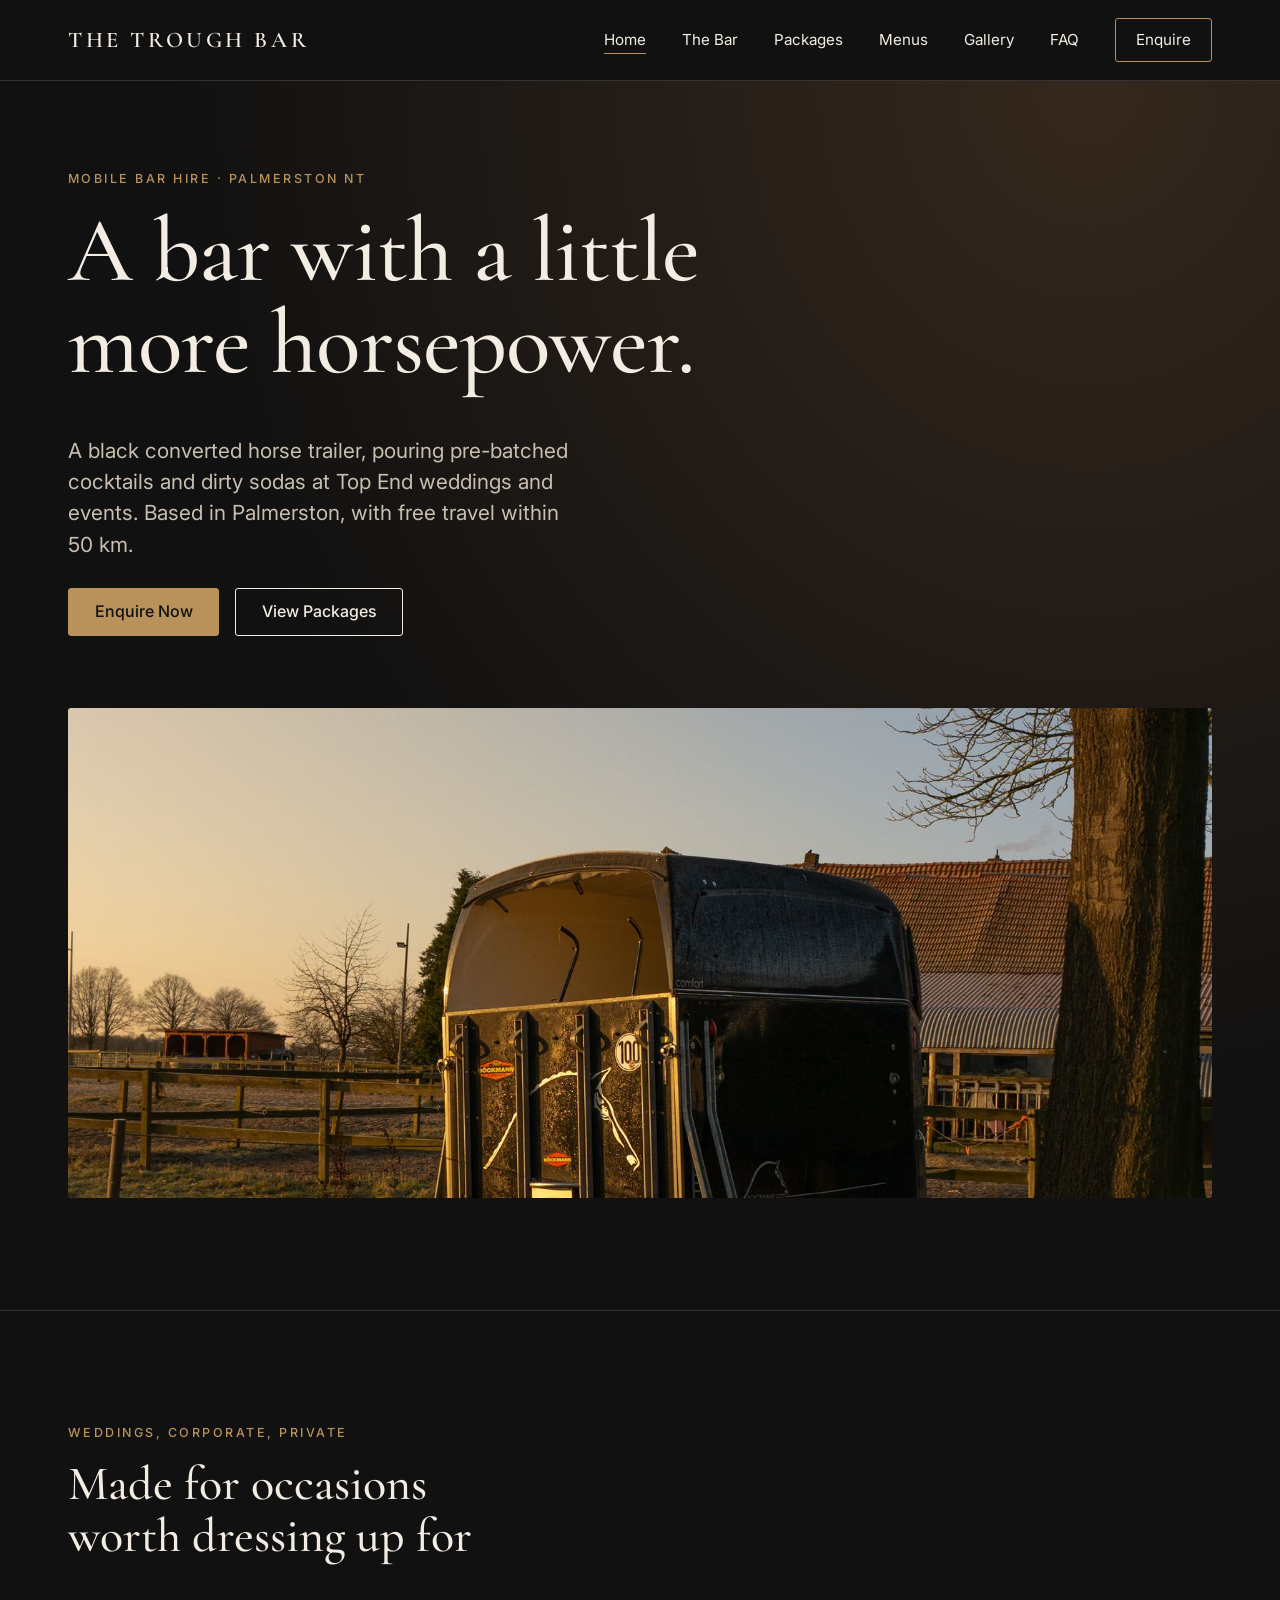
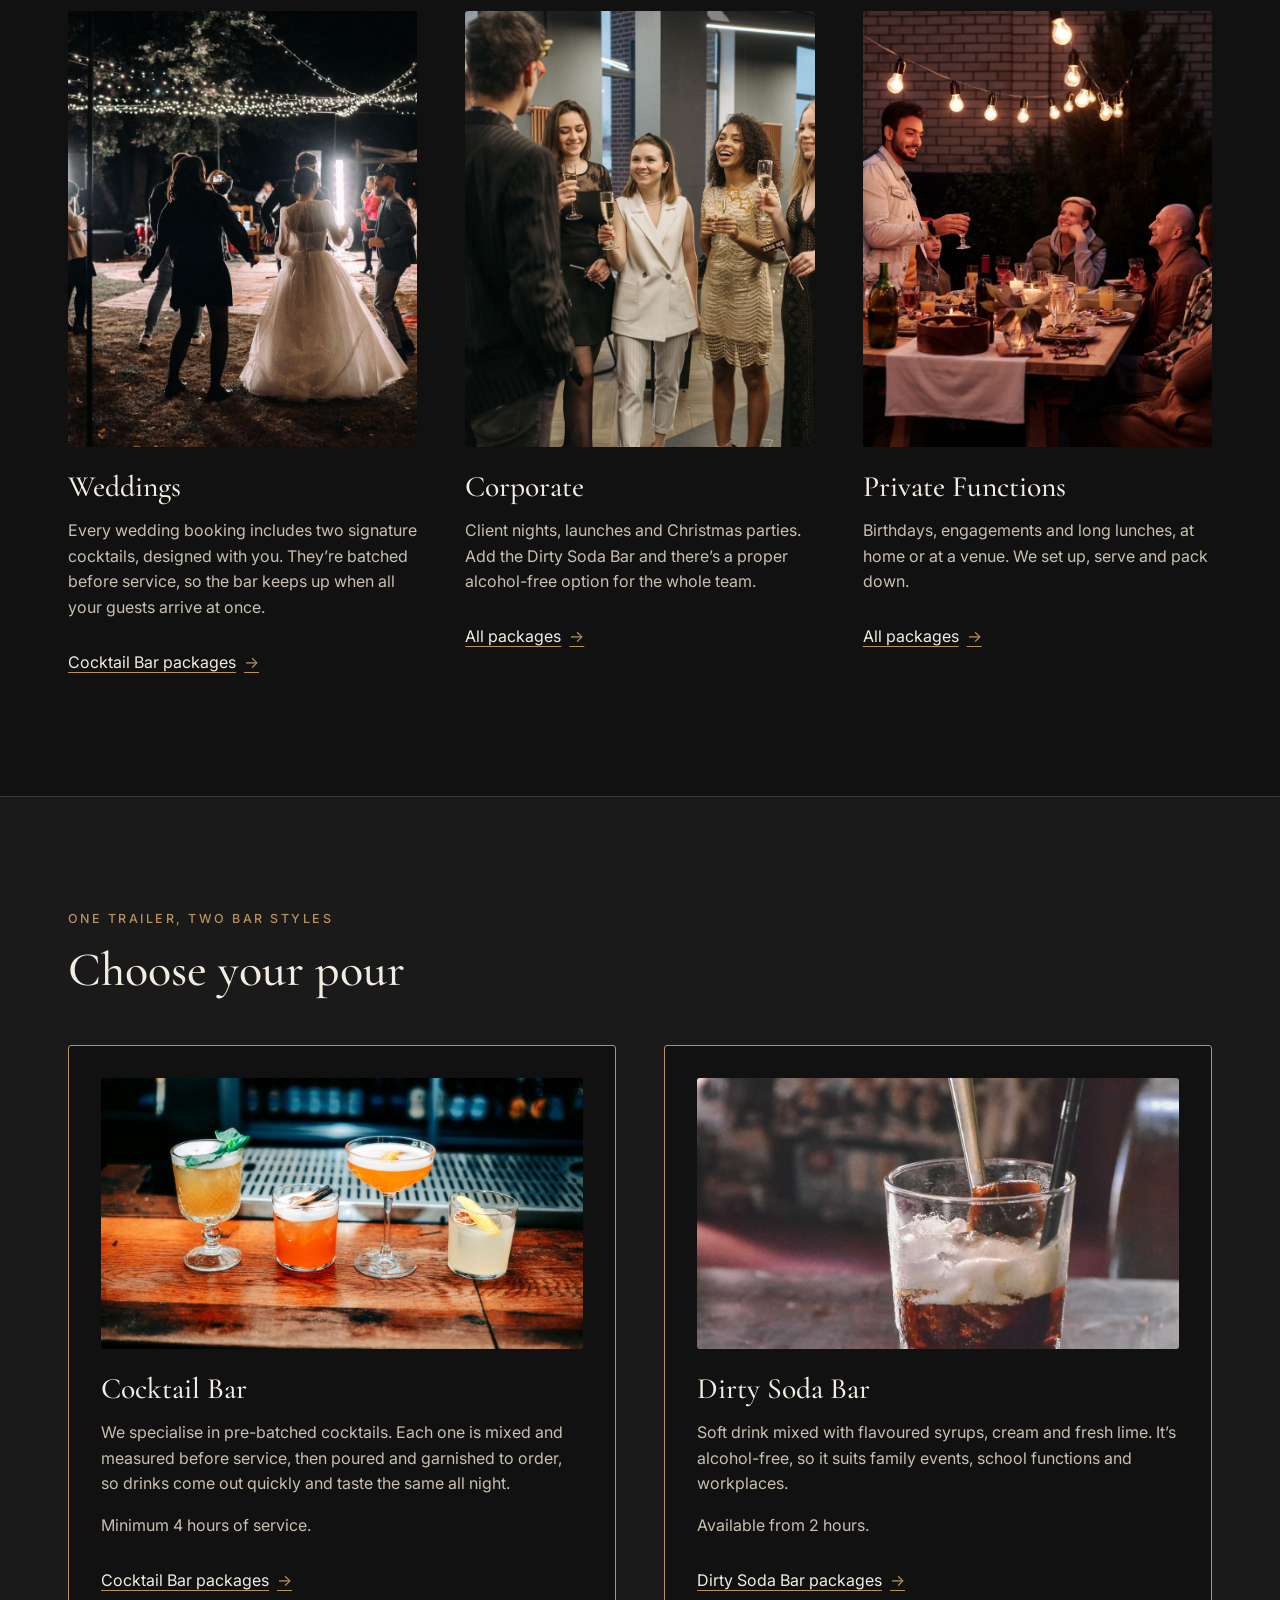
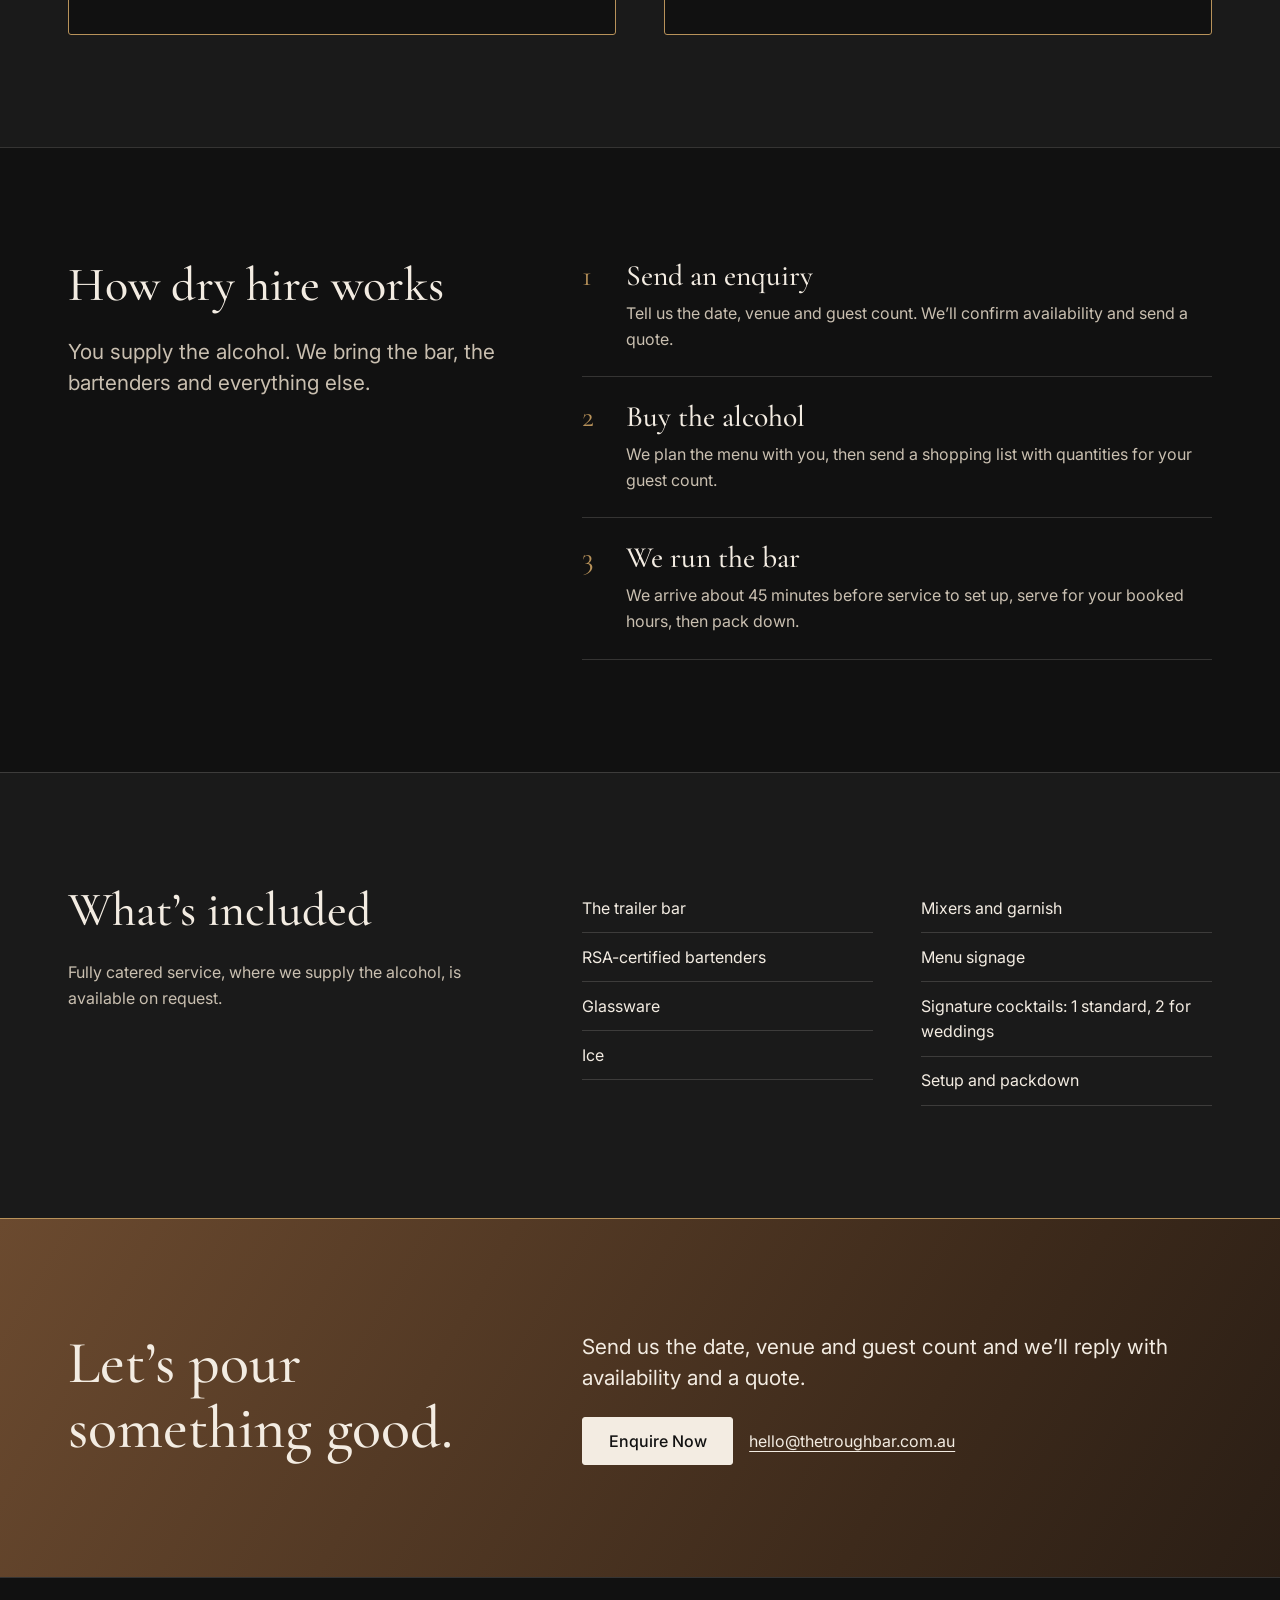
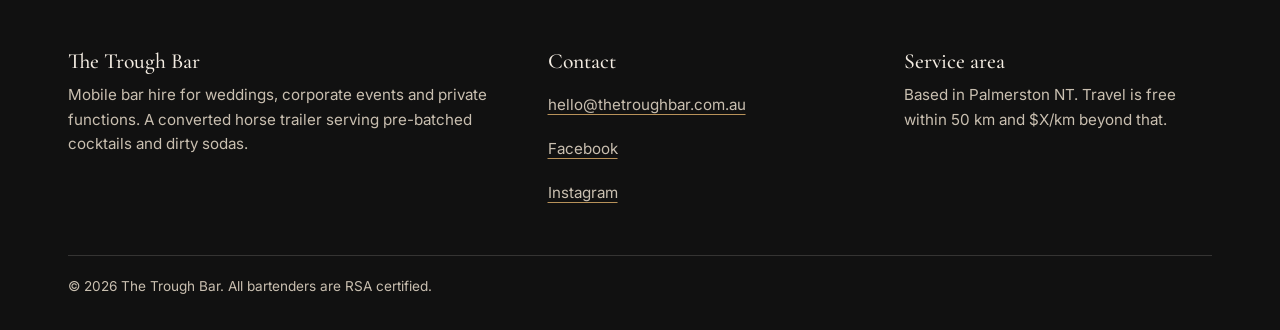
<file: index.html>
<!DOCTYPE html>
<html lang="en-AU">
<head>
  <meta charset="utf-8">
  <meta name="viewport" content="width=device-width, initial-scale=1">
  <title>The Trough Bar | Mobile Bar Hire, Palmerston &amp; Darwin NT</title>
  <meta name="description" content="The Trough Bar is a black converted horse trailer turned mobile bar, based in Palmerston NT. Pre-batched cocktails and dirty sodas for weddings, corporate events and private functions.">
  <meta name="theme-color" content="#111111">
  <meta property="og:type" content="website">
  <meta property="og:site_name" content="The Trough Bar">
  <meta property="og:title" content="The Trough Bar | Mobile Bar Hire, Palmerston &amp; Darwin NT">
  <meta property="og:description" content="The Trough Bar is a black converted horse trailer turned mobile bar, based in Palmerston NT. Pre-batched cocktails and dirty sodas for weddings, corporate events and private functions.">
  <link rel="preconnect" href="https://fonts.googleapis.com">
  <link rel="preconnect" href="https://fonts.gstatic.com" crossorigin>
  <link href="https://fonts.googleapis.com/css2?family=Cormorant+Garamond:ital,wght@0,500;0,600;1,500&family=Inter:wght@400;500&display=swap" rel="stylesheet">
  <link rel="stylesheet" href="styles.css">
  <script src="main.js"></script>
</head>
<body>
  <a class="skip-link" href="#main">Skip to content</a>

  <header class="site-header">
    <div class="container header-inner">
      <!-- LOGO: replace this text wordmark with the logo image when it is ready -->
      <a class="wordmark" href="index.html">THE TROUGH BAR</a>
      <button class="nav-toggle" type="button" aria-label="Menu" aria-expanded="false" aria-controls="site-nav">
        <span class="nav-toggle__bars" aria-hidden="true"></span>
      </button>
      <nav class="site-nav" id="site-nav" aria-label="Main">
        <ul>
          <li><a href="index.html" aria-current="page">Home</a></li>
          <li><a href="the-bar.html">The Bar</a></li>
          <li><a href="packages.html">Packages</a></li>
          <li><a href="menus.html">Menus</a></li>
          <li><a href="gallery.html">Gallery</a></li>
          <li><a href="faq.html">FAQ</a></li>
          <li><a href="enquire.html" class="nav-cta">Enquire</a></li>
        </ul>
      </nav>
    </div>
  </header>

  <main id="main">
    <section class="hero">
      <div class="container">
        <span class="eyebrow">Mobile bar hire &middot; Palmerston NT</span>
        <h1>A bar with a little more horsepower.</h1>
        <p class="lead">A black converted horse trailer, pouring pre-batched cocktails and dirty sodas at Top End weddings and events. Based in Palmerston, with free travel within 50&nbsp;km.</p>
        <div class="actions">
          <a class="btn" href="enquire.html">Enquire Now</a>
          <a class="btn btn--line" href="packages.html">View Packages</a>
        </div>
        <!-- Sample stock photo: replace images/hero-trailer.jpg with a real one -->
        <img class="photo photo--hero" src="images/hero-trailer.jpg" alt="Black horse trailer parked beside a tree at sunset" width="1600" height="900">
      </div>
    </section>

    <section class="section">
      <div class="container">
        <div class="section-head">
          <span class="eyebrow">Weddings, corporate, private</span>
          <h2>Made for occasions worth dressing up for</h2>
        </div>
        <div class="grid grid--3">
          <article class="block">
            <!-- Sample stock photo: replace images/event-wedding.jpg with a real one -->
        <img class="photo photo--tall" src="images/event-wedding.jpg" alt="Bride and guests dancing outdoors at night under strings of lights" width="800" height="1000" loading="lazy">
            <h3>Weddings</h3>
            <p>Every wedding booking includes two signature cocktails, designed with you. They&rsquo;re batched before service, so the bar keeps up when all your guests arrive at once.</p>
            <a class="more" href="packages.html#cocktail-bar">Cocktail Bar packages</a>
          </article>
          <article class="block">
            <!-- Sample stock photo: replace images/event-corporate.jpg with a real one -->
        <img class="photo photo--tall" src="images/event-corporate.jpg" alt="Colleagues in evening wear talking over drinks at a work function" width="800" height="1000" loading="lazy">
            <h3>Corporate</h3>
            <p>Client nights, launches and Christmas parties. Add the Dirty Soda Bar and there&rsquo;s a proper alcohol-free option for the whole team.</p>
            <a class="more" href="packages.html">All packages</a>
          </article>
          <article class="block">
            <!-- Sample stock photo: replace images/event-private.jpg with a real one -->
        <img class="photo photo--tall" src="images/event-private.jpg" alt="Friends sharing a toast at a backyard dinner under festoon lights" width="800" height="1000" loading="lazy">
            <h3>Private Functions</h3>
            <p>Birthdays, engagements and long lunches, at home or at a venue. We set up, serve and pack down.</p>
            <a class="more" href="packages.html">All packages</a>
          </article>
        </div>
      </div>
    </section>

    <section class="section section--alt">
      <div class="container">
        <div class="section-head">
          <span class="eyebrow">One trailer, two bar styles</span>
          <h2>Choose your pour</h2>
        </div>
        <div class="grid grid--2">
          <article class="block card">
            <!-- Sample stock photo: replace images/cocktails-bar-top.jpg with a real one -->
        <img class="photo photo--wide" src="images/cocktails-bar-top.jpg" alt="Four cocktails lined up on a timber bar top" width="1200" height="675" loading="lazy">
            <h3>Cocktail Bar</h3>
            <p>We specialise in pre-batched cocktails. Each one is mixed and measured before service, then poured and garnished to order, so drinks come out quickly and taste the same all night.</p>
            <p>Minimum 4 hours of service.</p>
            <a class="more" href="packages.html#cocktail-bar">Cocktail Bar packages</a>
          </article>
          <article class="block card">
            <!-- Sample stock photo: replace images/dirty-soda-cola.jpg with a real one -->
        <img class="photo photo--wide" src="images/dirty-soda-cola.jpg" alt="Cola over ice with cream poured through it" width="1200" height="675" loading="lazy">
            <h3>Dirty Soda Bar</h3>
            <p>Soft drink mixed with flavoured syrups, cream and fresh lime. It&rsquo;s alcohol-free, so it suits family events, school functions and workplaces.</p>
            <p>Available from 2 hours.</p>
            <a class="more" href="packages.html#dirty-soda-bar">Dirty Soda Bar packages</a>
          </article>
        </div>
      </div>
    </section>

    <section class="section">
      <div class="container cols">
        <div>
          <h2>How dry hire works</h2>
          <p class="lead">You supply the alcohol. We bring the bar, the bartenders and everything else.</p>
        </div>
        <ol class="steps">
          <li>
            <div>
              <h3>Send an enquiry</h3>
              <p>Tell us the date, venue and guest count. We&rsquo;ll confirm availability and send a quote.</p>
            </div>
          </li>
          <li>
            <div>
              <h3>Buy the alcohol</h3>
              <p>We plan the menu with you, then send a shopping list with quantities for your guest count.</p>
            </div>
          </li>
          <li>
            <div>
              <h3>We run the bar</h3>
              <p>We arrive about 45 minutes before service to set up, serve for your booked hours, then pack down.</p>
            </div>
          </li>
        </ol>
      </div>
    </section>

    <section class="section section--alt">
      <div class="container cols">
        <div>
          <h2>What&rsquo;s included</h2>
          <p class="muted">Fully catered service, where we supply the alcohol, is available on request.</p>
        </div>
        <ul class="plain-list plain-list--2">
          <li>The trailer bar</li>
          <li>RSA-certified bartenders</li>
          <li>Glassware</li>
          <li>Ice</li>
          <li>Mixers and garnish</li>
          <li>Menu signage</li>
          <li>Signature cocktails: 1 standard, 2 for weddings</li>
          <li>Setup and packdown</li>
        </ul>
      </div>
    </section>

    <section class="closing">
      <div class="container cols">
        <h2>Let&rsquo;s pour something good.</h2>
        <div>
          <p class="lead" style="color:var(--cream)">Send us the date, venue and guest count and we&rsquo;ll reply with availability and a quote.</p>
          <div class="actions">
            <a class="btn" href="enquire.html">Enquire Now</a>
            <a href="mailto:hello@thetroughbar.com.au">hello@thetroughbar.com.au</a>
          </div>
        </div>
      </div>
    </section>
  </main>

  <footer class="site-footer">
    <div class="container">
      <div class="footer-grid">
        <div>
          <h2>The Trough Bar</h2>
          <p>Mobile bar hire for weddings, corporate events and private functions. A converted horse trailer serving pre-batched cocktails and dirty sodas.</p>
        </div>
        <div>
          <h2>Contact</h2>
          <ul>
            <li><a href="mailto:hello@thetroughbar.com.au">hello@thetroughbar.com.au</a></li>
            <li><a href="https://facebook.com/PLACEHOLDER" rel="noopener">Facebook</a></li>
            <li><a href="https://instagram.com/PLACEHOLDER" rel="noopener">Instagram</a></li>
          </ul>
        </div>
        <div>
          <h2>Service area</h2>
          <p>Based in Palmerston NT. Travel is free within 50&nbsp;km and $X/km beyond that.</p>
        </div>
      </div>
      <div class="footer-bottom">
        <p>&copy; <span id="year">2026</span> The Trough Bar. All bartenders are RSA certified.</p>
      </div>
    </div>
  </footer>
</body>
</html>
</file>
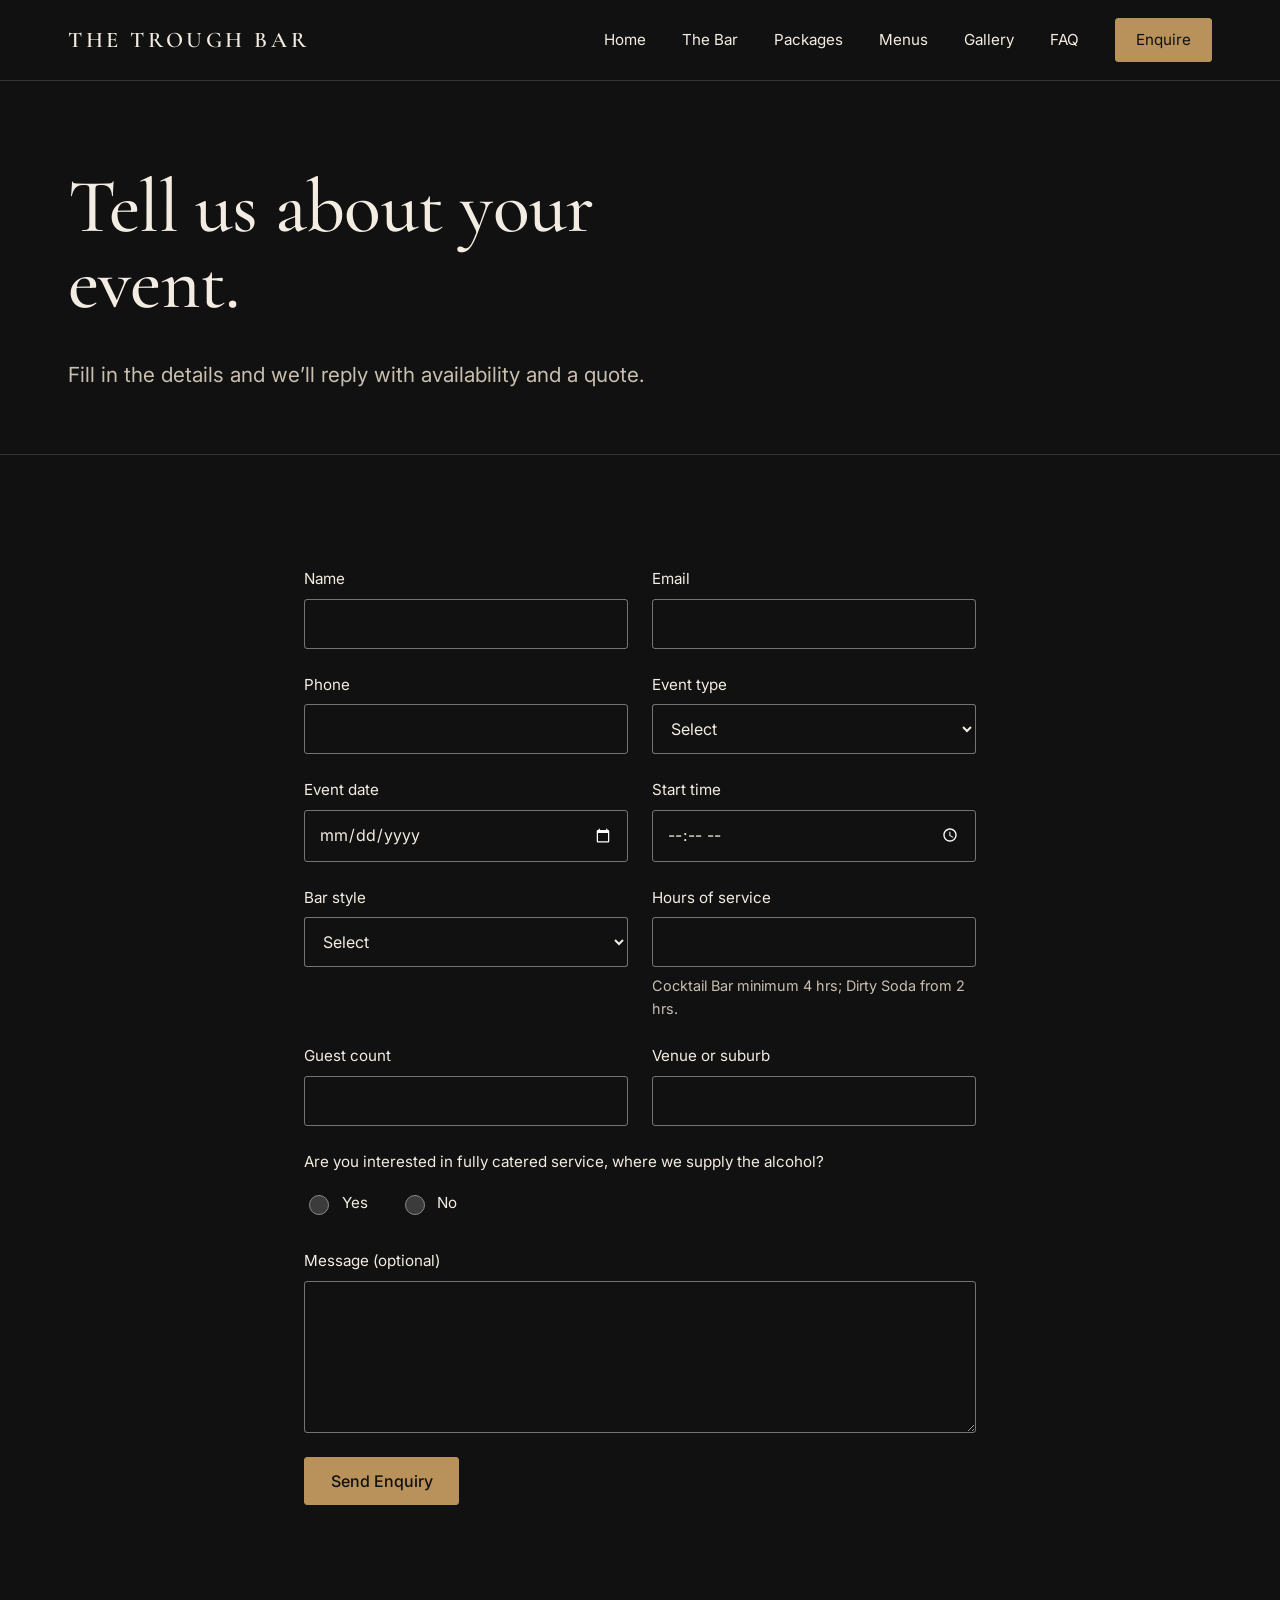
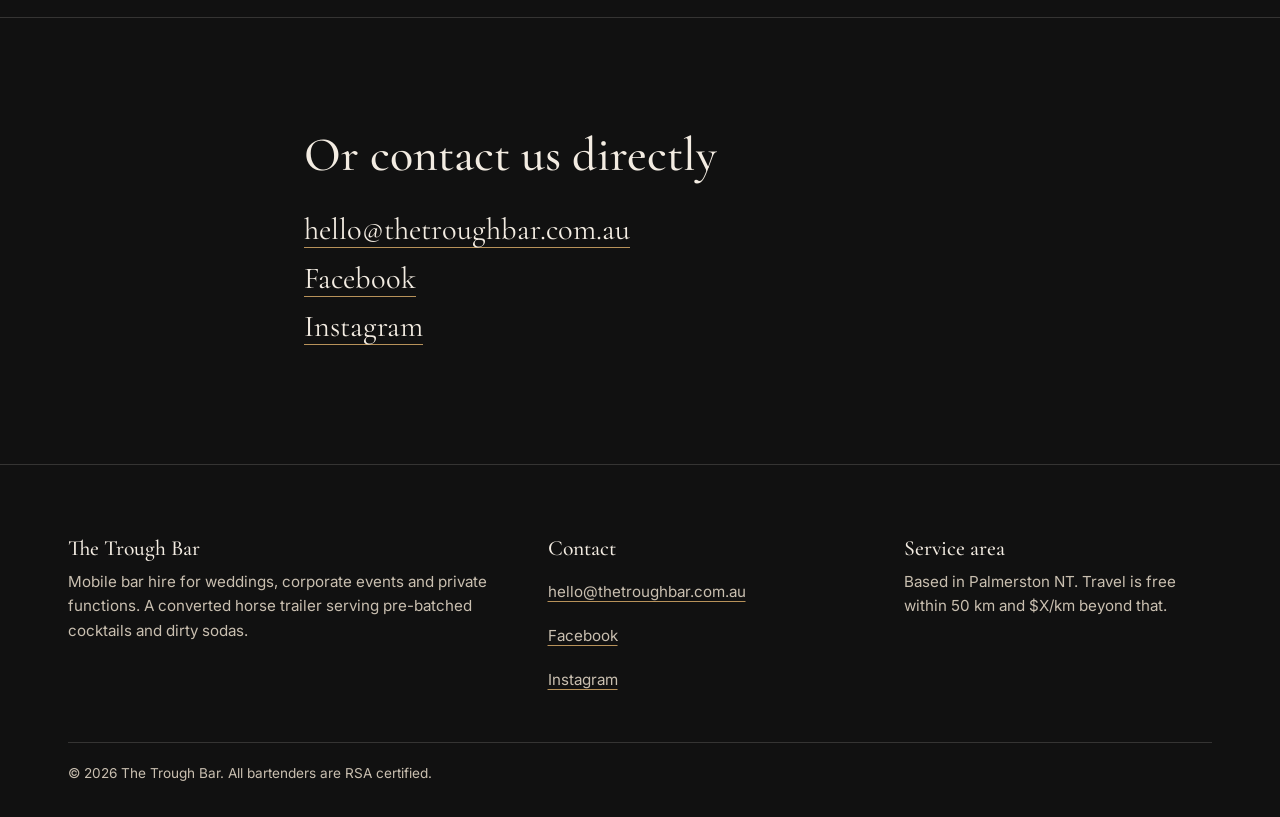
<file: enquire.html>
<!DOCTYPE html>
<html lang="en-AU">
<head>
  <meta charset="utf-8">
  <meta name="viewport" content="width=device-width, initial-scale=1">
  <title>Enquire | Book The Trough Bar Mobile Bar, Palmerston NT</title>
  <meta name="description" content="Enquire about booking The Trough Bar for your wedding, corporate event or private function. Tell us your date, venue and guest count for availability and a quote.">
  <meta name="theme-color" content="#111111">
  <meta property="og:type" content="website">
  <meta property="og:site_name" content="The Trough Bar">
  <meta property="og:title" content="Enquire | Book The Trough Bar Mobile Bar, Palmerston NT">
  <meta property="og:description" content="Enquire about booking The Trough Bar for your wedding, corporate event or private function. Tell us your date, venue and guest count for availability and a quote.">
  <link rel="preconnect" href="https://fonts.googleapis.com">
  <link rel="preconnect" href="https://fonts.gstatic.com" crossorigin>
  <link href="https://fonts.googleapis.com/css2?family=Cormorant+Garamond:ital,wght@0,500;0,600;1,500&family=Inter:wght@400;500&display=swap" rel="stylesheet">
  <link rel="stylesheet" href="styles.css">
  <script src="main.js"></script>
</head>
<body>
  <a class="skip-link" href="#main">Skip to content</a>

  <header class="site-header">
    <div class="container header-inner">
      <!-- LOGO: replace this text wordmark with the logo image when it is ready -->
      <a class="wordmark" href="index.html">THE TROUGH BAR</a>
      <button class="nav-toggle" type="button" aria-label="Menu" aria-expanded="false" aria-controls="site-nav">
        <span class="nav-toggle__bars" aria-hidden="true"></span>
      </button>
      <nav class="site-nav" id="site-nav" aria-label="Main">
        <ul>
          <li><a href="index.html">Home</a></li>
          <li><a href="the-bar.html">The Bar</a></li>
          <li><a href="packages.html">Packages</a></li>
          <li><a href="menus.html">Menus</a></li>
          <li><a href="gallery.html">Gallery</a></li>
          <li><a href="faq.html">FAQ</a></li>
          <li><a href="enquire.html" aria-current="page" class="nav-cta">Enquire</a></li>
        </ul>
      </nav>
    </div>
  </header>

  <main id="main">
    <section class="page-hero">
      <div class="container">
        <h1>Tell us about your event.</h1>
        <p class="lead">Fill in the details and we&rsquo;ll reply with availability and a quote.</p>
      </div>
    </section>

    <section class="section">
      <div class="container narrow">
        <!-- FORMSPREE: create a form at https://formspree.io, then replace YOUR_FORM_ID below with your form's ID. Submissions are emailed to the address on the Formspree account. -->
        <form class="form" action="https://formspree.io/f/YOUR_FORM_ID" method="POST">
          <input type="hidden" name="_subject" value="New enquiry - The Trough Bar">

          <div class="field">
            <label for="name">Name</label>
            <input id="name" name="name" type="text" autocomplete="name" required>
          </div>
          <div class="field">
            <label for="email">Email</label>
            <input id="email" name="email" type="email" autocomplete="email" inputmode="email" required>
          </div>
          <div class="field">
            <label for="phone">Phone</label>
            <input id="phone" name="phone" type="tel" autocomplete="tel" inputmode="tel" required>
          </div>
          <div class="field">
            <label for="event-type">Event type</label>
            <select id="event-type" name="event_type" required>
              <option value="">Select</option>
              <option>Wedding</option>
              <option>Corporate</option>
              <option>Private</option>
              <option>Other</option>
            </select>
          </div>
          <div class="field">
            <label for="date">Event date</label>
            <input id="date" name="event_date" type="date" required>
          </div>
          <div class="field">
            <label for="start-time">Start time</label>
            <input id="start-time" name="start_time" type="time" required>
          </div>
          <div class="field">
            <label for="bar-style">Bar style</label>
            <select id="bar-style" name="bar_style" required>
              <option value="">Select</option>
              <option>Cocktail Bar</option>
              <option>Dirty Soda Bar</option>
              <option>Both</option>
            </select>
          </div>
          <div class="field">
            <label for="hours">Hours of service</label>
            <input id="hours" name="hours_of_service" type="number" inputmode="numeric" min="2" max="12" step="1" aria-describedby="hours-hint" required>
            <p class="hint" id="hours-hint">Cocktail Bar minimum 4 hrs; Dirty Soda from 2 hrs.</p>
          </div>
          <div class="field">
            <label for="guests">Guest count</label>
            <input id="guests" name="guest_count" type="number" inputmode="numeric" min="1" step="1" required>
          </div>
          <div class="field">
            <label for="venue">Venue or suburb</label>
            <input id="venue" name="venue_suburb" type="text" autocomplete="off" required>
          </div>
          <fieldset class="field field--full">
            <legend>Are you interested in fully catered service, where we supply the alcohol?</legend>
            <div class="radio-row">
              <label><input type="radio" name="fully_catered" value="Yes" required> Yes</label>
              <label><input type="radio" name="fully_catered" value="No"> No</label>
            </div>
          </fieldset>
          <div class="field field--full">
            <label for="message">Message (optional)</label>
            <textarea id="message" name="message" rows="5"></textarea>
          </div>
          <div class="field field--full">
            <button class="btn" type="submit">Send Enquiry</button>
          </div>
        </form>
      </div>
    </section>

    <section class="section">
      <div class="container narrow">
        <h2>Or contact us directly</h2>
        <ul class="contact-links">
          <li><a href="mailto:hello@thetroughbar.com.au">hello@thetroughbar.com.au</a></li>
          <li><a href="https://facebook.com/PLACEHOLDER" rel="noopener">Facebook</a></li>
          <li><a href="https://instagram.com/PLACEHOLDER" rel="noopener">Instagram</a></li>
        </ul>
      </div>
    </section>
  </main>

  <footer class="site-footer">
    <div class="container">
      <div class="footer-grid">
        <div>
          <h2>The Trough Bar</h2>
          <p>Mobile bar hire for weddings, corporate events and private functions. A converted horse trailer serving pre-batched cocktails and dirty sodas.</p>
        </div>
        <div>
          <h2>Contact</h2>
          <ul>
            <li><a href="mailto:hello@thetroughbar.com.au">hello@thetroughbar.com.au</a></li>
            <li><a href="https://facebook.com/PLACEHOLDER" rel="noopener">Facebook</a></li>
            <li><a href="https://instagram.com/PLACEHOLDER" rel="noopener">Instagram</a></li>
          </ul>
        </div>
        <div>
          <h2>Service area</h2>
          <p>Based in Palmerston NT. Travel is free within 50&nbsp;km and $X/km beyond that.</p>
        </div>
      </div>
      <div class="footer-bottom">
        <p>&copy; <span id="year">2026</span> The Trough Bar. All bartenders are RSA certified.</p>
      </div>
    </div>
  </footer>
</body>
</html>
</file>
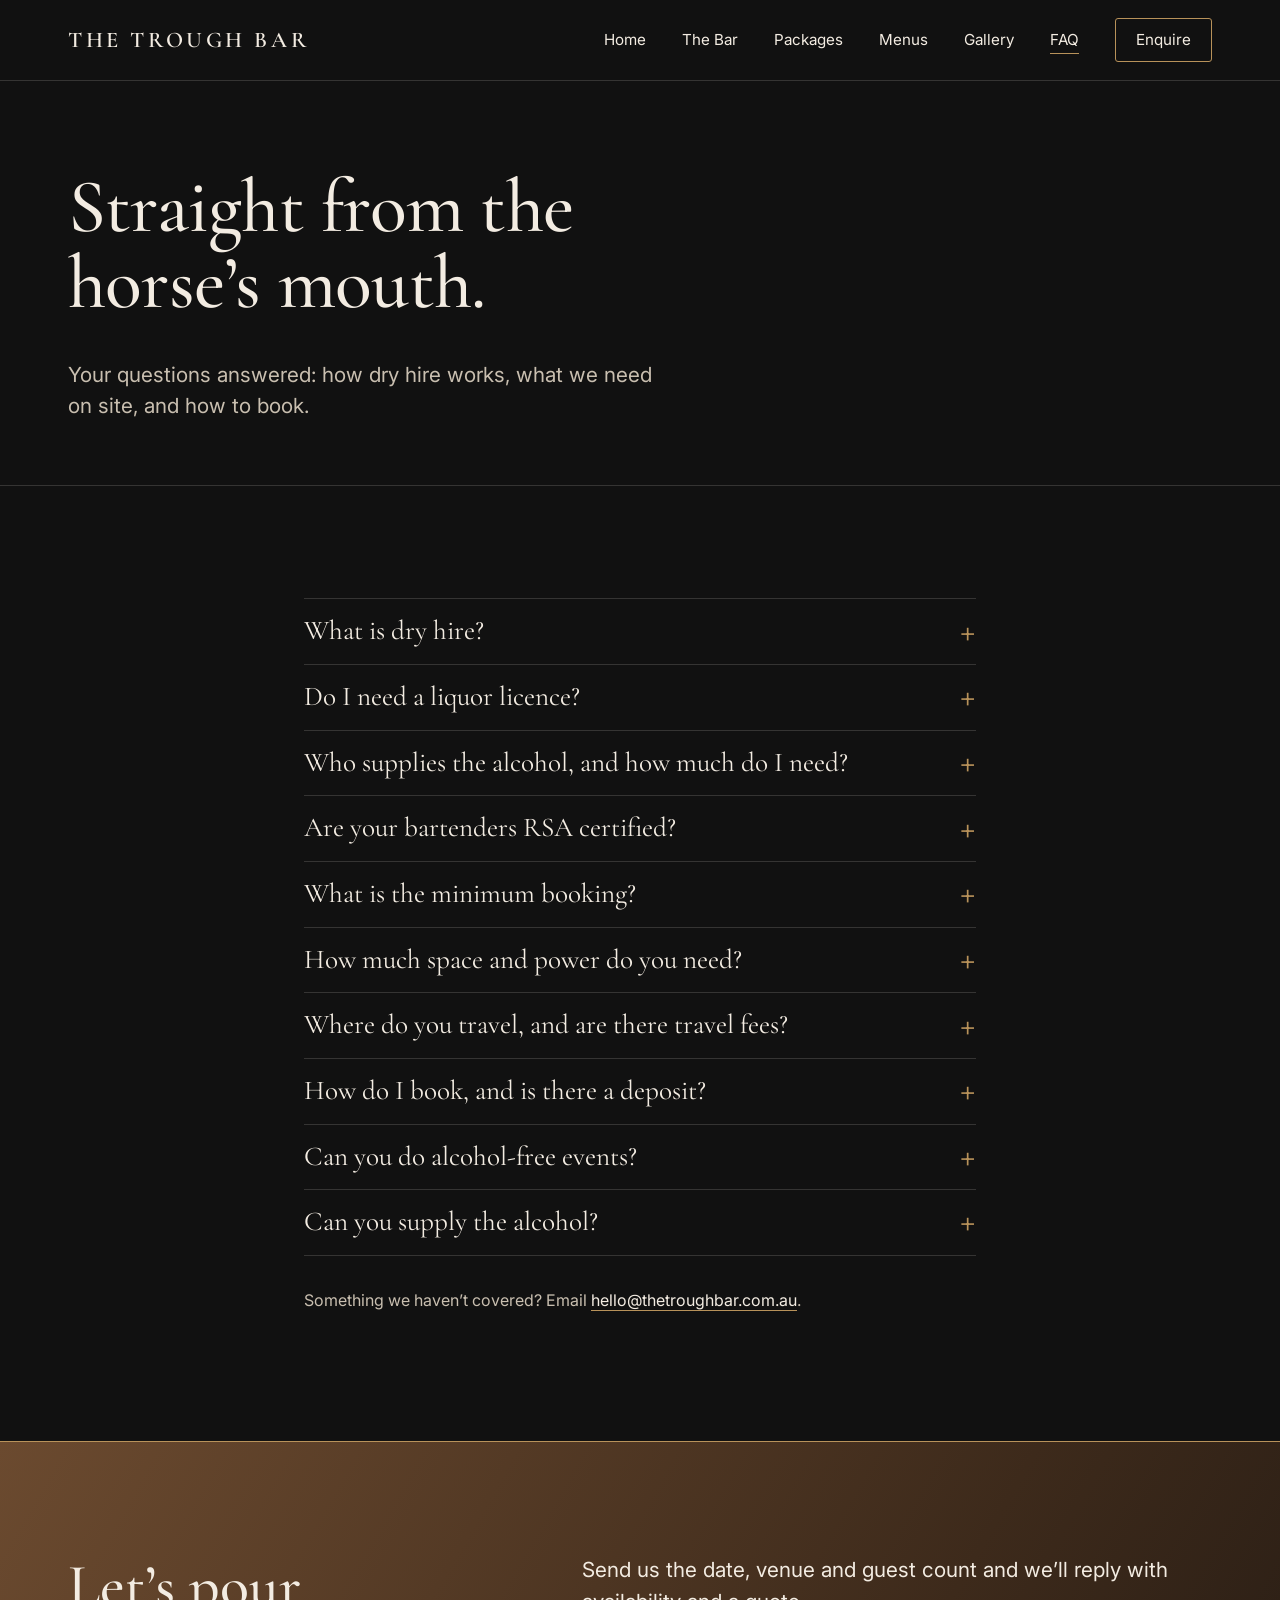
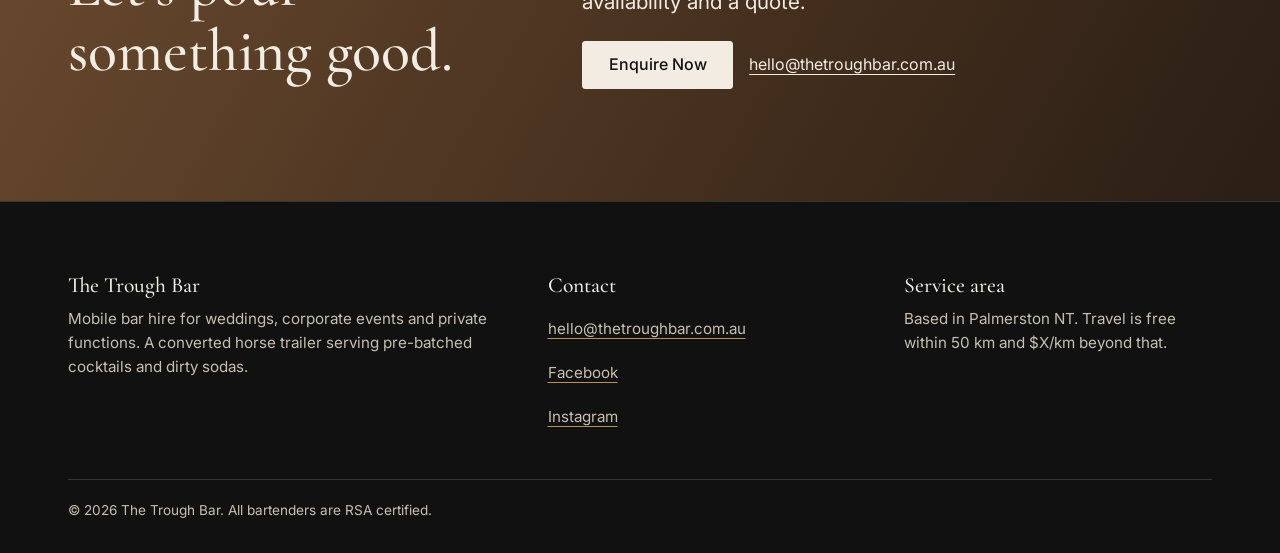
<file: faq.html>
<!DOCTYPE html>
<html lang="en-AU">
<head>
  <meta charset="utf-8">
  <meta name="viewport" content="width=device-width, initial-scale=1">
  <title>FAQ | Dry Hire, Bookings &amp; Travel | The Trough Bar</title>
  <meta name="description" content="Answers to common questions about The Trough Bar: how dry hire works, who supplies the alcohol, minimum bookings, space and power needs, travel fees and deposits.">
  <meta name="theme-color" content="#111111">
  <meta property="og:type" content="website">
  <meta property="og:site_name" content="The Trough Bar">
  <meta property="og:title" content="FAQ | Dry Hire, Bookings &amp; Travel | The Trough Bar">
  <meta property="og:description" content="Answers to common questions about The Trough Bar: how dry hire works, who supplies the alcohol, minimum bookings, space and power needs, travel fees and deposits.">
  <link rel="preconnect" href="https://fonts.googleapis.com">
  <link rel="preconnect" href="https://fonts.gstatic.com" crossorigin>
  <link href="https://fonts.googleapis.com/css2?family=Cormorant+Garamond:ital,wght@0,500;0,600;1,500&family=Inter:wght@400;500&display=swap" rel="stylesheet">
  <link rel="stylesheet" href="styles.css">
  <script src="main.js"></script>
</head>
<body>
  <a class="skip-link" href="#main">Skip to content</a>

  <header class="site-header">
    <div class="container header-inner">
      <!-- LOGO: replace this text wordmark with the logo image when it is ready -->
      <a class="wordmark" href="index.html">THE TROUGH BAR</a>
      <button class="nav-toggle" type="button" aria-label="Menu" aria-expanded="false" aria-controls="site-nav">
        <span class="nav-toggle__bars" aria-hidden="true"></span>
      </button>
      <nav class="site-nav" id="site-nav" aria-label="Main">
        <ul>
          <li><a href="index.html">Home</a></li>
          <li><a href="the-bar.html">The Bar</a></li>
          <li><a href="packages.html">Packages</a></li>
          <li><a href="menus.html">Menus</a></li>
          <li><a href="gallery.html">Gallery</a></li>
          <li><a href="faq.html" aria-current="page">FAQ</a></li>
          <li><a href="enquire.html" class="nav-cta">Enquire</a></li>
        </ul>
      </nav>
    </div>
  </header>

  <main id="main">
    <section class="page-hero">
      <div class="container">
        <h1>Straight from the horse&rsquo;s mouth.</h1>
        <p class="lead">Your questions answered: how dry hire works, what we need on site, and how to book.</p>
      </div>
    </section>

    <section class="section">
      <div class="container narrow">
        <div class="faq">
          <details>
            <summary>What is dry hire?</summary>
            <div class="answer">
              <p>You supply the alcohol and we supply everything needed to serve it: the bar, RSA-certified bartenders, glassware, ice, mixers and garnish, menu signage and your signature cocktails. Setup and packdown are always included.</p>
            </div>
          </details>
          <details>
            <summary>Do I need a liquor licence?</summary>
            <div class="answer">
              <!-- Confirm wording with Licensing NT before launch -->
              <p>At dry hire events the host supplies the alcohol and provides it to their guests free of charge &ndash; nothing is sold. Our RSA-certified bartenders serve responsibly and can refuse service. Requirements can vary by event and venue, so we&rsquo;ll talk you through what applies to yours.</p>
            </div>
          </details>
          <details>
            <summary>Who supplies the alcohol, and how much do I need?</summary>
            <div class="answer">
              <p>On dry hire, you do. Once the menu is confirmed we send a shopping list with quantities based on your guest count and hours of service.</p>
            </div>
          </details>
          <details>
            <summary>Are your bartenders RSA certified?</summary>
            <div class="answer">
              <p>Yes. Every bartender holds a current Responsible Service of Alcohol (RSA) certificate.</p>
            </div>
          </details>
          <details>
            <summary>What is the minimum booking?</summary>
            <div class="answer">
              <p>The Cocktail Bar has a minimum of 4 hours of service. The Dirty Soda Bar is available from 2 hours. Setup and packdown take about 45 minutes each, on top of your service time, and are included free.</p>
            </div>
          </details>
          <details>
            <summary>How much space and power do you need?</summary>
            <div class="answer">
              <p>A flat, firm area of about Xm x Xm with vehicle access for towing the trailer in, and a standard 10 amp power outlet. If your venue is tight or has no power, tell us when you enquire.</p>
            </div>
          </details>
          <details>
            <summary>Where do you travel, and are there travel fees?</summary>
            <div class="answer">
              <p>We&rsquo;re based in Palmerston NT. Travel is free within 50&nbsp;km. Beyond 50&nbsp;km the fee is $X/km.</p>
            </div>
          </details>
          <details>
            <summary>How do I book, and is there a deposit?</summary>
            <div class="answer">
              <p>Send an enquiry with your date and event details. A deposit of $X secures the booking, and the balance is due X days before the event.</p>
            </div>
          </details>
          <details>
            <summary>Can you do alcohol-free events?</summary>
            <div class="answer">
              <p>Yes. The Dirty Soda Bar is completely alcohol-free. It can also run alongside the Cocktail Bar.</p>
            </div>
          </details>
          <details>
            <summary>Can you supply the alcohol?</summary>
            <div class="answer">
              <p>Fully catered service, where we supply the alcohol, is available on request. <a href="enquire.html">Enquire for a quote</a>.</p>
            </div>
          </details>
        </div>
        <p class="muted" style="margin-top:2rem">Something we haven&rsquo;t covered? Email <a href="mailto:hello@thetroughbar.com.au">hello@thetroughbar.com.au</a>.</p>
      </div>
    </section>

    <section class="closing">
      <div class="container cols">
        <h2>Let&rsquo;s pour something good.</h2>
        <div>
          <p class="lead" style="color:var(--cream)">Send us the date, venue and guest count and we&rsquo;ll reply with availability and a quote.</p>
          <div class="actions">
            <a class="btn" href="enquire.html">Enquire Now</a>
            <a href="mailto:hello@thetroughbar.com.au">hello@thetroughbar.com.au</a>
          </div>
        </div>
      </div>
    </section>
  </main>

  <footer class="site-footer">
    <div class="container">
      <div class="footer-grid">
        <div>
          <h2>The Trough Bar</h2>
          <p>Mobile bar hire for weddings, corporate events and private functions. A converted horse trailer serving pre-batched cocktails and dirty sodas.</p>
        </div>
        <div>
          <h2>Contact</h2>
          <ul>
            <li><a href="mailto:hello@thetroughbar.com.au">hello@thetroughbar.com.au</a></li>
            <li><a href="https://facebook.com/PLACEHOLDER" rel="noopener">Facebook</a></li>
            <li><a href="https://instagram.com/PLACEHOLDER" rel="noopener">Instagram</a></li>
          </ul>
        </div>
        <div>
          <h2>Service area</h2>
          <p>Based in Palmerston NT. Travel is free within 50&nbsp;km and $X/km beyond that.</p>
        </div>
      </div>
      <div class="footer-bottom">
        <p>&copy; <span id="year">2026</span> The Trough Bar. All bartenders are RSA certified.</p>
      </div>
    </div>
  </footer>
</body>
</html>
</file>
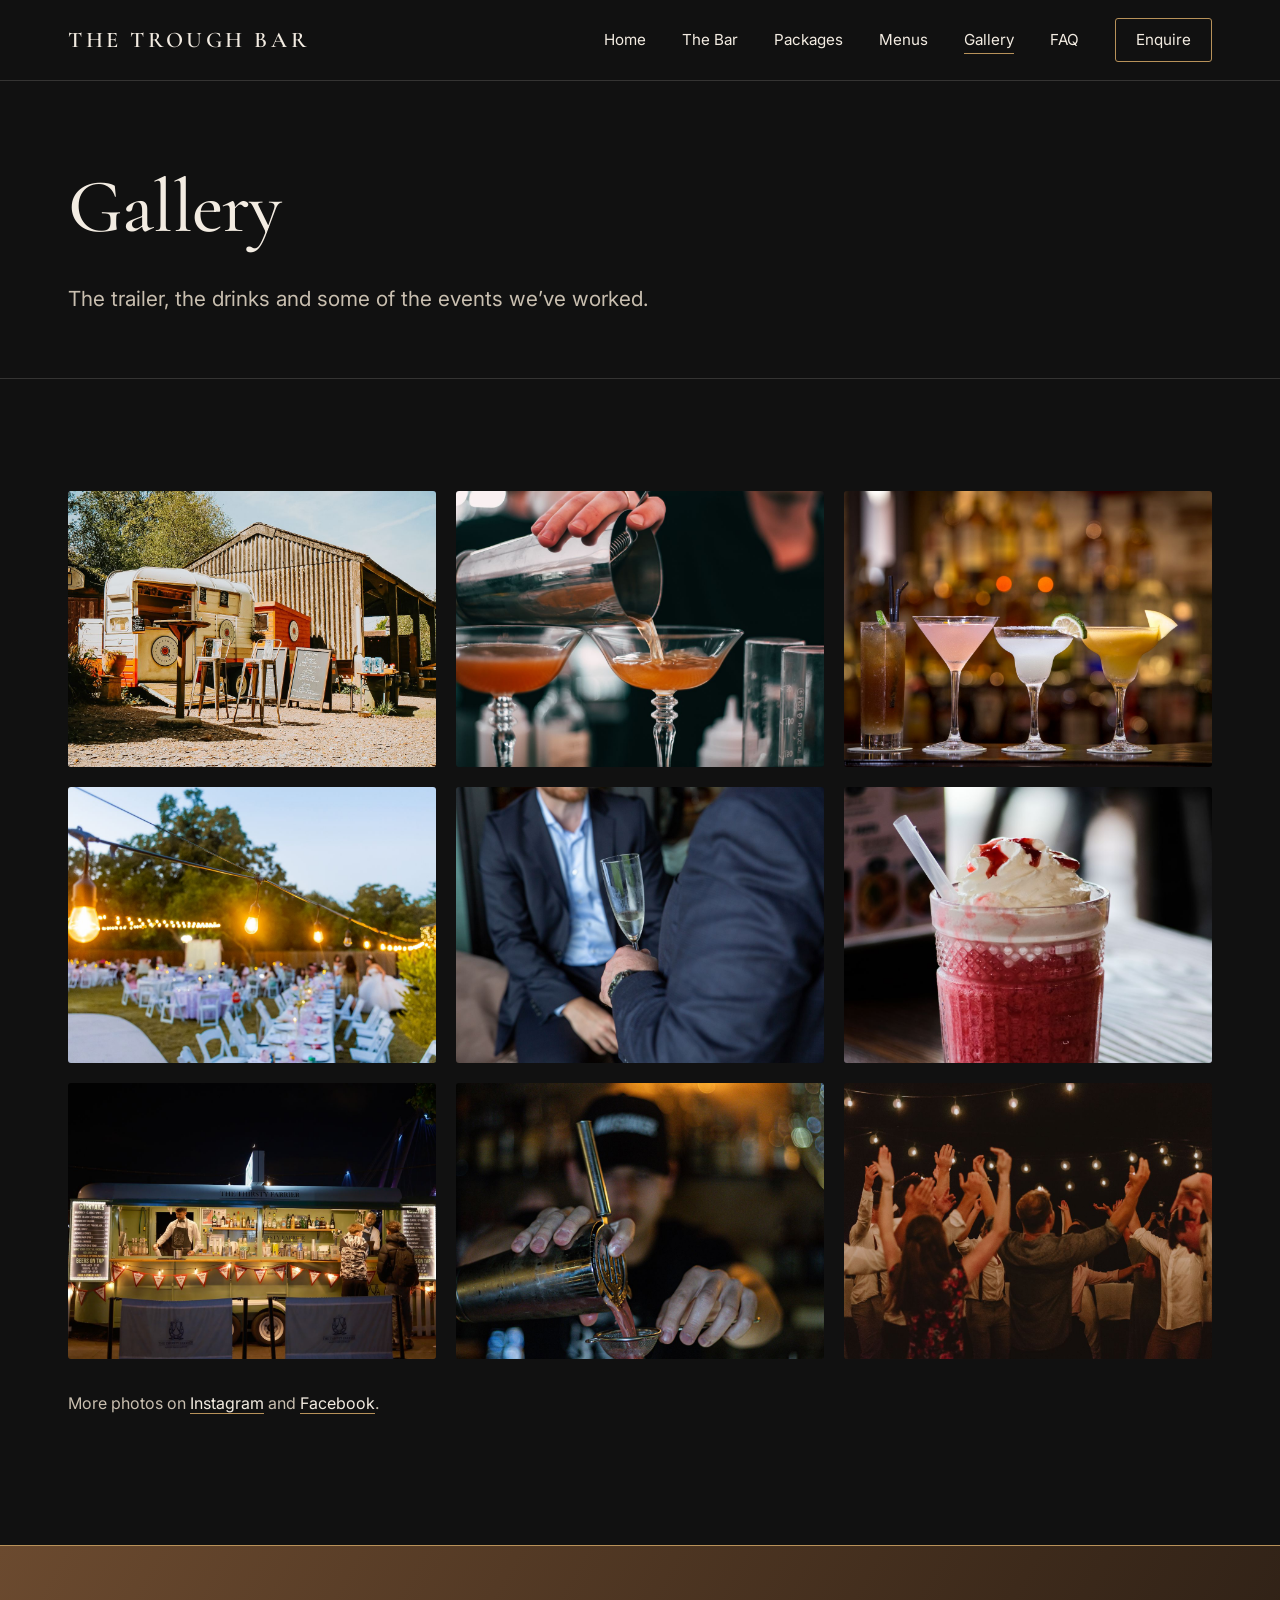
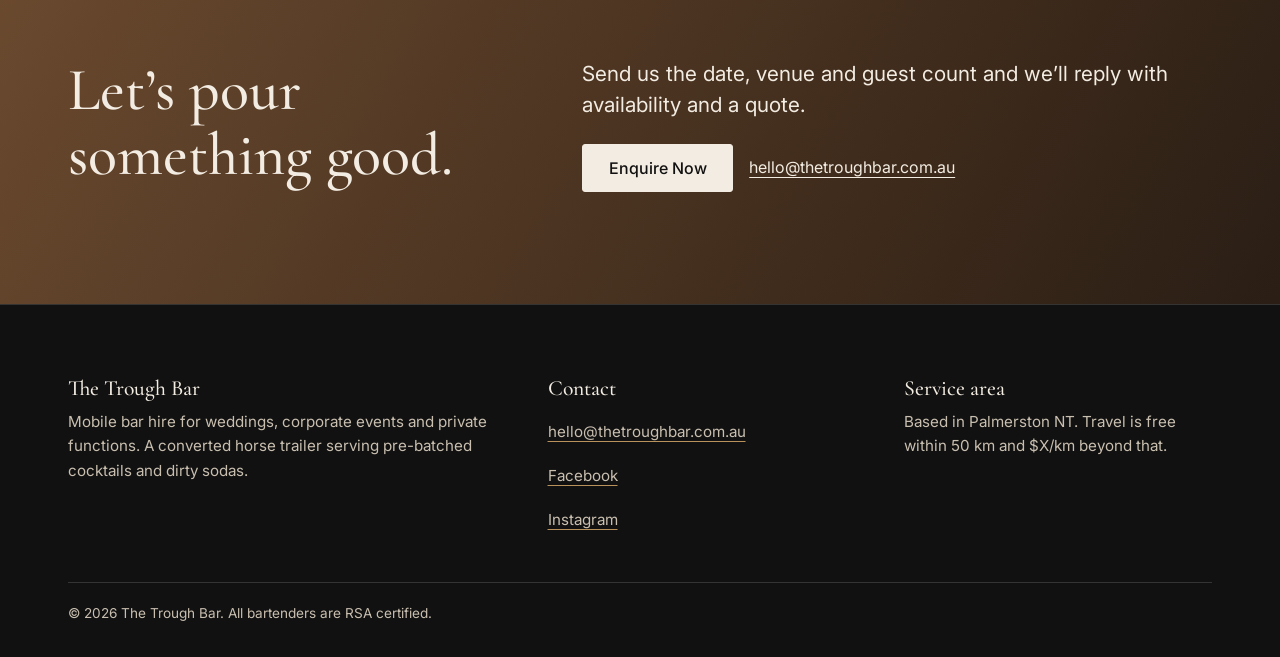
<file: gallery.html>
<!DOCTYPE html>
<html lang="en-AU">
<head>
  <meta charset="utf-8">
  <meta name="viewport" content="width=device-width, initial-scale=1">
  <title>Gallery | The Trough Bar Mobile Horse Trailer Bar, NT</title>
  <meta name="description" content="Photos of The Trough Bar: our black converted horse trailer bar at weddings, corporate events and private functions around Palmerston, Darwin and the Top End.">
  <meta name="theme-color" content="#111111">
  <meta property="og:type" content="website">
  <meta property="og:site_name" content="The Trough Bar">
  <meta property="og:title" content="Gallery | The Trough Bar Mobile Horse Trailer Bar, NT">
  <meta property="og:description" content="Photos of The Trough Bar: our black converted horse trailer bar at weddings, corporate events and private functions around Palmerston, Darwin and the Top End.">
  <link rel="preconnect" href="https://fonts.googleapis.com">
  <link rel="preconnect" href="https://fonts.gstatic.com" crossorigin>
  <link href="https://fonts.googleapis.com/css2?family=Cormorant+Garamond:ital,wght@0,500;0,600;1,500&family=Inter:wght@400;500&display=swap" rel="stylesheet">
  <link rel="stylesheet" href="styles.css">
  <script src="main.js"></script>
</head>
<body>
  <a class="skip-link" href="#main">Skip to content</a>

  <header class="site-header">
    <div class="container header-inner">
      <!-- LOGO: replace this text wordmark with the logo image when it is ready -->
      <a class="wordmark" href="index.html">THE TROUGH BAR</a>
      <button class="nav-toggle" type="button" aria-label="Menu" aria-expanded="false" aria-controls="site-nav">
        <span class="nav-toggle__bars" aria-hidden="true"></span>
      </button>
      <nav class="site-nav" id="site-nav" aria-label="Main">
        <ul>
          <li><a href="index.html">Home</a></li>
          <li><a href="the-bar.html">The Bar</a></li>
          <li><a href="packages.html">Packages</a></li>
          <li><a href="menus.html">Menus</a></li>
          <li><a href="gallery.html" aria-current="page">Gallery</a></li>
          <li><a href="faq.html">FAQ</a></li>
          <li><a href="enquire.html" class="nav-cta">Enquire</a></li>
        </ul>
      </nav>
    </div>
  </header>

  <main id="main">
    <section class="page-hero">
      <div class="container">
        <h1>Gallery</h1>
        <p class="lead">The trailer, the drinks and some of the events we&rsquo;ve worked.</p>
      </div>
    </section>

    <section class="section">
      <div class="container">
        <!-- Sample stock photos: swap the files in images/ for real ones and update each alt text -->
        <div class="grid grid--3 grid--tight">
          <!-- Sample stock photo: replace images/gallery-trailer-exterior.jpg with a real one -->
        <img class="photo" src="images/gallery-trailer-exterior.jpg" alt="Converted horse trailer bar with its hatch open, stools and menu boards outside" width="1200" height="900" loading="lazy">
          <!-- Sample stock photo: replace images/gallery-bar-detail.jpg with a real one -->
        <img class="photo" src="images/gallery-bar-detail.jpg" alt="Cocktail being strained from a shaker into coupe glasses" width="1200" height="900" loading="lazy">
          <!-- Sample stock photo: replace images/gallery-cocktails.jpg with a real one -->
        <img class="photo" src="images/gallery-cocktails.jpg" alt="Four garnished cocktails in a row on a bar" width="1200" height="900" loading="lazy">
          <!-- Sample stock photo: replace images/gallery-wedding.jpg with a real one -->
        <img class="photo" src="images/gallery-wedding.jpg" alt="Outdoor wedding reception tables under festoon lights at dusk" width="1200" height="900" loading="lazy">
          <!-- Sample stock photo: replace images/gallery-corporate.jpg with a real one -->
        <img class="photo" src="images/gallery-corporate.jpg" alt="Two people in suits talking, one holding a glass of sparkling wine" width="1200" height="900" loading="lazy">
          <!-- Sample stock photo: replace images/gallery-dirty-soda.jpg with a real one -->
        <img class="photo" src="images/gallery-dirty-soda.jpg" alt="Pink soda topped with whipped cream and syrup" width="1200" height="900" loading="lazy">
          <!-- Sample stock photo: replace images/gallery-night.jpg with a real one -->
        <img class="photo" src="images/gallery-night.jpg" alt="Trailer bar lit up at night with bartenders serving customers" width="1200" height="900" loading="lazy">
          <!-- Sample stock photo: replace images/gallery-team.jpg with a real one -->
        <img class="photo" src="images/gallery-team.jpg" alt="Bartender straining a cocktail from a shaker" width="1200" height="900" loading="lazy">
          <!-- Sample stock photo: replace images/gallery-crowd.jpg with a real one -->
        <img class="photo" src="images/gallery-crowd.jpg" alt="Guests dancing with their hands in the air under festoon lights" width="1200" height="900" loading="lazy">
        </div>
        <p class="muted" style="margin-top:2rem">More photos on <a href="https://instagram.com/PLACEHOLDER" rel="noopener">Instagram</a> and <a href="https://facebook.com/PLACEHOLDER" rel="noopener">Facebook</a>.</p>
      </div>
    </section>

    <section class="closing">
      <div class="container cols">
        <h2>Let&rsquo;s pour something good.</h2>
        <div>
          <p class="lead" style="color:var(--cream)">Send us the date, venue and guest count and we&rsquo;ll reply with availability and a quote.</p>
          <div class="actions">
            <a class="btn" href="enquire.html">Enquire Now</a>
            <a href="mailto:hello@thetroughbar.com.au">hello@thetroughbar.com.au</a>
          </div>
        </div>
      </div>
    </section>
  </main>

  <footer class="site-footer">
    <div class="container">
      <div class="footer-grid">
        <div>
          <h2>The Trough Bar</h2>
          <p>Mobile bar hire for weddings, corporate events and private functions. A converted horse trailer serving pre-batched cocktails and dirty sodas.</p>
        </div>
        <div>
          <h2>Contact</h2>
          <ul>
            <li><a href="mailto:hello@thetroughbar.com.au">hello@thetroughbar.com.au</a></li>
            <li><a href="https://facebook.com/PLACEHOLDER" rel="noopener">Facebook</a></li>
            <li><a href="https://instagram.com/PLACEHOLDER" rel="noopener">Instagram</a></li>
          </ul>
        </div>
        <div>
          <h2>Service area</h2>
          <p>Based in Palmerston NT. Travel is free within 50&nbsp;km and $X/km beyond that.</p>
        </div>
      </div>
      <div class="footer-bottom">
        <p>&copy; <span id="year">2026</span> The Trough Bar. All bartenders are RSA certified.</p>
      </div>
    </div>
  </footer>
</body>
</html>
</file>
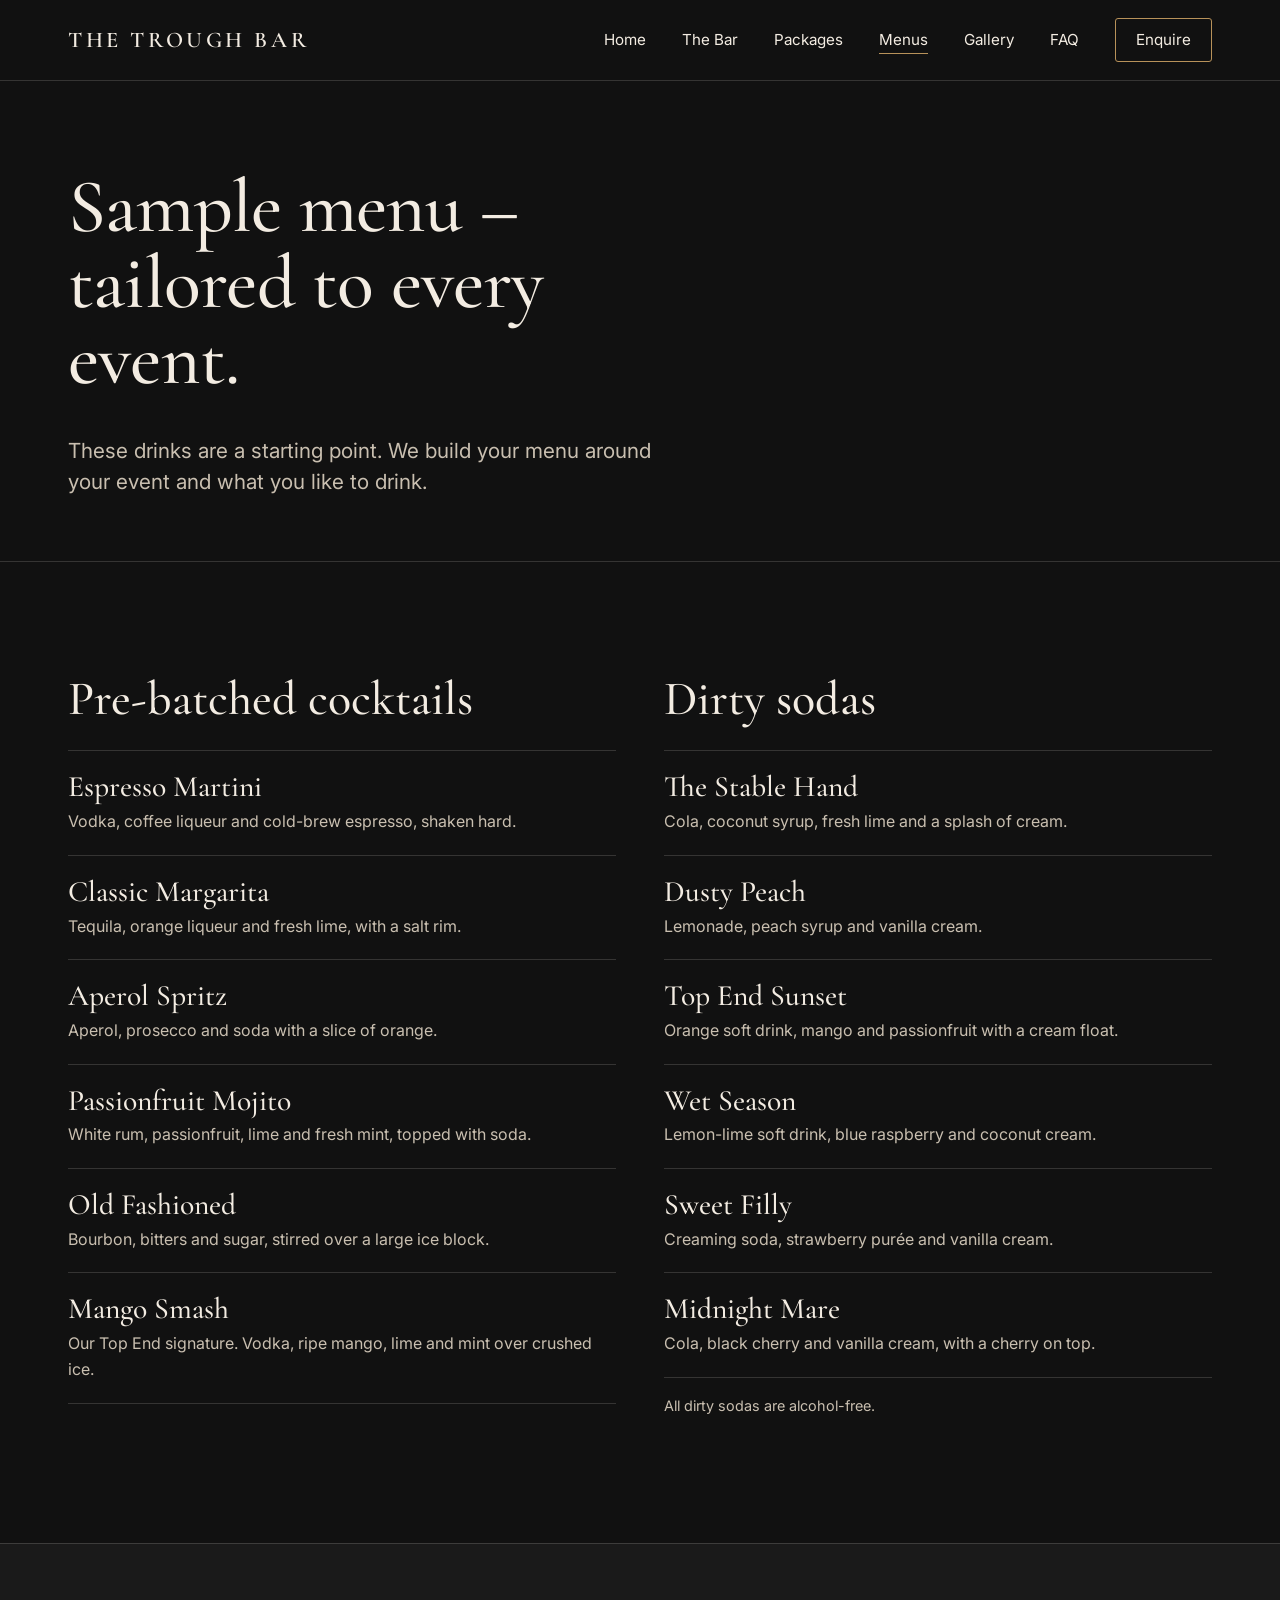
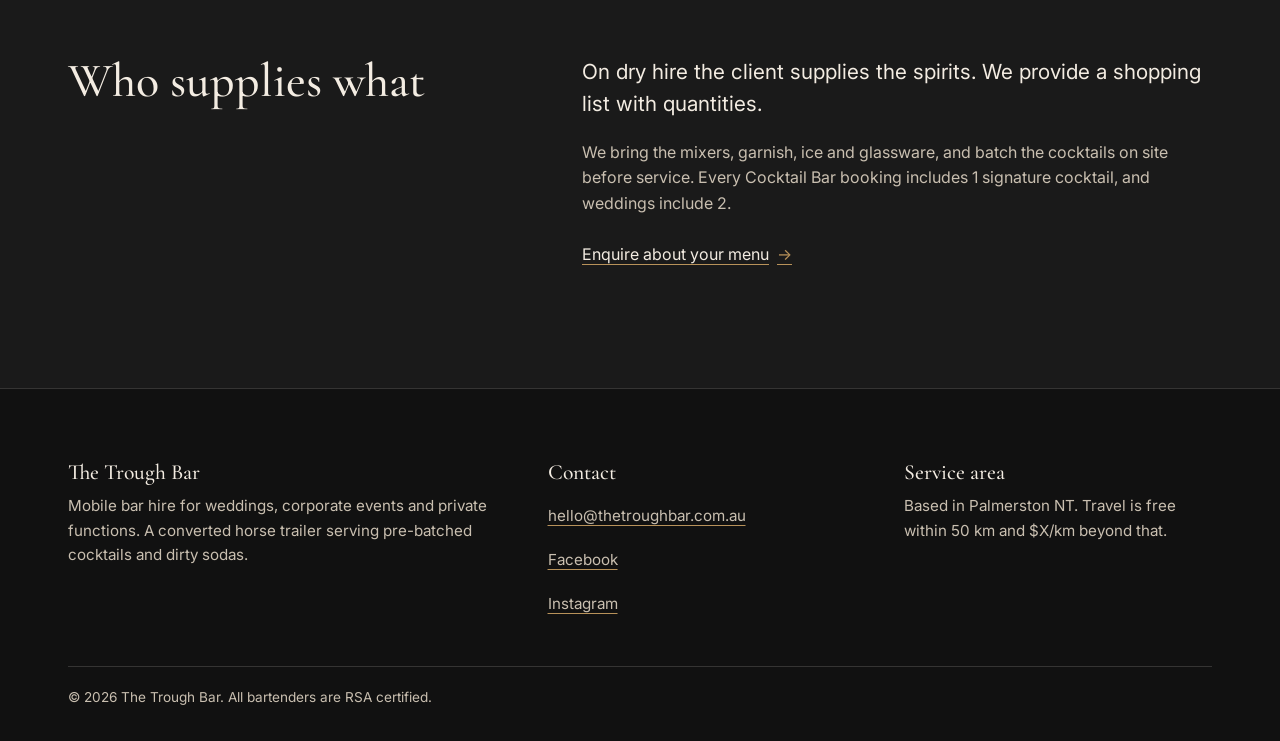
<file: menus.html>
<!DOCTYPE html>
<html lang="en-AU">
<head>
  <meta charset="utf-8">
  <meta name="viewport" content="width=device-width, initial-scale=1">
  <title>Sample Menus | Pre-Batched Cocktails &amp; Dirty Sodas | The Trough Bar</title>
  <meta name="description" content="Sample cocktail and dirty soda menus from The Trough Bar. Pre-batched cocktails and alcohol-free dirty sodas, tailored to every event in Palmerston, Darwin and the Top End.">
  <meta name="theme-color" content="#111111">
  <meta property="og:type" content="website">
  <meta property="og:site_name" content="The Trough Bar">
  <meta property="og:title" content="Sample Menus | Pre-Batched Cocktails &amp; Dirty Sodas | The Trough Bar">
  <meta property="og:description" content="Sample cocktail and dirty soda menus from The Trough Bar. Pre-batched cocktails and alcohol-free dirty sodas, tailored to every event in Palmerston, Darwin and the Top End.">
  <link rel="preconnect" href="https://fonts.googleapis.com">
  <link rel="preconnect" href="https://fonts.gstatic.com" crossorigin>
  <link href="https://fonts.googleapis.com/css2?family=Cormorant+Garamond:ital,wght@0,500;0,600;1,500&family=Inter:wght@400;500&display=swap" rel="stylesheet">
  <link rel="stylesheet" href="styles.css">
  <script src="main.js"></script>
</head>
<body>
  <a class="skip-link" href="#main">Skip to content</a>

  <header class="site-header">
    <div class="container header-inner">
      <!-- LOGO: replace this text wordmark with the logo image when it is ready -->
      <a class="wordmark" href="index.html">THE TROUGH BAR</a>
      <button class="nav-toggle" type="button" aria-label="Menu" aria-expanded="false" aria-controls="site-nav">
        <span class="nav-toggle__bars" aria-hidden="true"></span>
      </button>
      <nav class="site-nav" id="site-nav" aria-label="Main">
        <ul>
          <li><a href="index.html">Home</a></li>
          <li><a href="the-bar.html">The Bar</a></li>
          <li><a href="packages.html">Packages</a></li>
          <li><a href="menus.html" aria-current="page">Menus</a></li>
          <li><a href="gallery.html">Gallery</a></li>
          <li><a href="faq.html">FAQ</a></li>
          <li><a href="enquire.html" class="nav-cta">Enquire</a></li>
        </ul>
      </nav>
    </div>
  </header>

  <main id="main">
    <section class="page-hero">
      <div class="container">
        <h1>Sample menu &ndash; tailored to every event.</h1>
        <p class="lead">These drinks are a starting point. We build your menu around your event and what you like to drink.</p>
      </div>
    </section>

    <section class="section">
      <div class="container">
        <div class="grid grid--2">
          <div>
            <h2>Pre-batched cocktails</h2>
            <ul class="menu-list">
            <li>
              <h3>Espresso Martini</h3>
              <p>Vodka, coffee liqueur and cold-brew espresso, shaken hard.</p>
            </li>
            <li>
              <h3>Classic Margarita</h3>
              <p>Tequila, orange liqueur and fresh lime, with a salt rim.</p>
            </li>
            <li>
              <h3>Aperol Spritz</h3>
              <p>Aperol, prosecco and soda with a slice of orange.</p>
            </li>
            <li>
              <h3>Passionfruit Mojito</h3>
              <p>White rum, passionfruit, lime and fresh mint, topped with soda.</p>
            </li>
            <li>
              <h3>Old Fashioned</h3>
              <p>Bourbon, bitters and sugar, stirred over a large ice block.</p>
            </li>
            <li>
              <h3>Mango Smash</h3>
              <p>Our Top End signature. Vodka, ripe mango, lime and mint over crushed ice.</p>
            </li>
            </ul>
          </div>
          <div>
            <h2>Dirty sodas</h2>
            <ul class="menu-list">
            <li>
              <h3>The Stable Hand</h3>
              <p>Cola, coconut syrup, fresh lime and a splash of cream.</p>
            </li>
            <li>
              <h3>Dusty Peach</h3>
              <p>Lemonade, peach syrup and vanilla cream.</p>
            </li>
            <li>
              <h3>Top End Sunset</h3>
              <p>Orange soft drink, mango and passionfruit with a cream float.</p>
            </li>
            <li>
              <h3>Wet Season</h3>
              <p>Lemon-lime soft drink, blue raspberry and coconut cream.</p>
            </li>
            <li>
              <h3>Sweet Filly</h3>
              <p>Creaming soda, strawberry pur&eacute;e and vanilla cream.</p>
            </li>
            <li>
              <h3>Midnight Mare</h3>
              <p>Cola, black cherry and vanilla cream, with a cherry on top.</p>
            </li>
            </ul>
            <p class="muted small" style="margin-top:1rem">All dirty sodas are alcohol-free.</p>
          </div>
        </div>
      </div>
    </section>

    <section class="section section--alt">
      <div class="container cols">
        <h2>Who supplies what</h2>
        <div>
          <p class="lead" style="color:var(--cream)">On dry hire the client supplies the spirits. We provide a shopping list with quantities.</p>
          <p class="muted">We bring the mixers, garnish, ice and glassware, and batch the cocktails on site before service. Every Cocktail Bar booking includes 1 signature cocktail, and weddings include 2.</p>
          <a class="more" href="enquire.html">Enquire about your menu</a>
        </div>
      </div>
    </section>
  </main>

  <footer class="site-footer">
    <div class="container">
      <div class="footer-grid">
        <div>
          <h2>The Trough Bar</h2>
          <p>Mobile bar hire for weddings, corporate events and private functions. A converted horse trailer serving pre-batched cocktails and dirty sodas.</p>
        </div>
        <div>
          <h2>Contact</h2>
          <ul>
            <li><a href="mailto:hello@thetroughbar.com.au">hello@thetroughbar.com.au</a></li>
            <li><a href="https://facebook.com/PLACEHOLDER" rel="noopener">Facebook</a></li>
            <li><a href="https://instagram.com/PLACEHOLDER" rel="noopener">Instagram</a></li>
          </ul>
        </div>
        <div>
          <h2>Service area</h2>
          <p>Based in Palmerston NT. Travel is free within 50&nbsp;km and $X/km beyond that.</p>
        </div>
      </div>
      <div class="footer-bottom">
        <p>&copy; <span id="year">2026</span> The Trough Bar. All bartenders are RSA certified.</p>
      </div>
    </div>
  </footer>
</body>
</html>
</file>
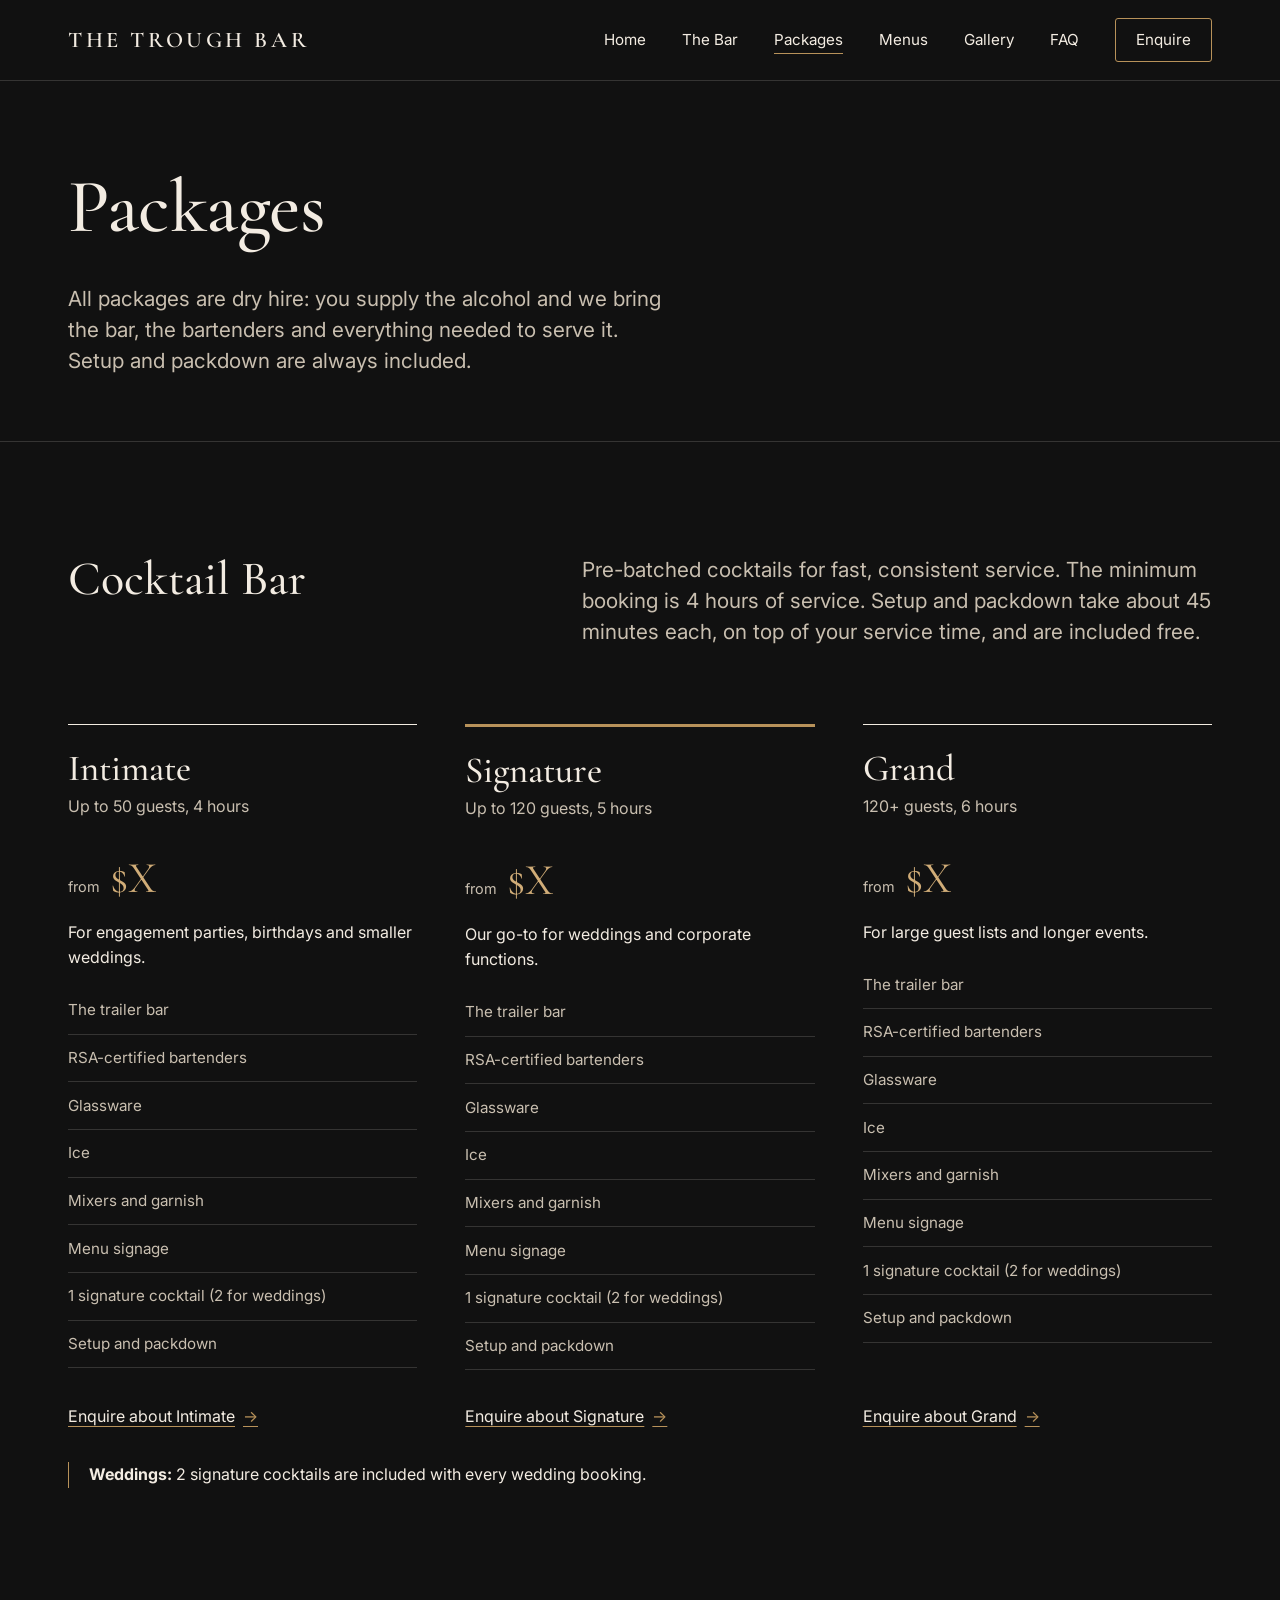
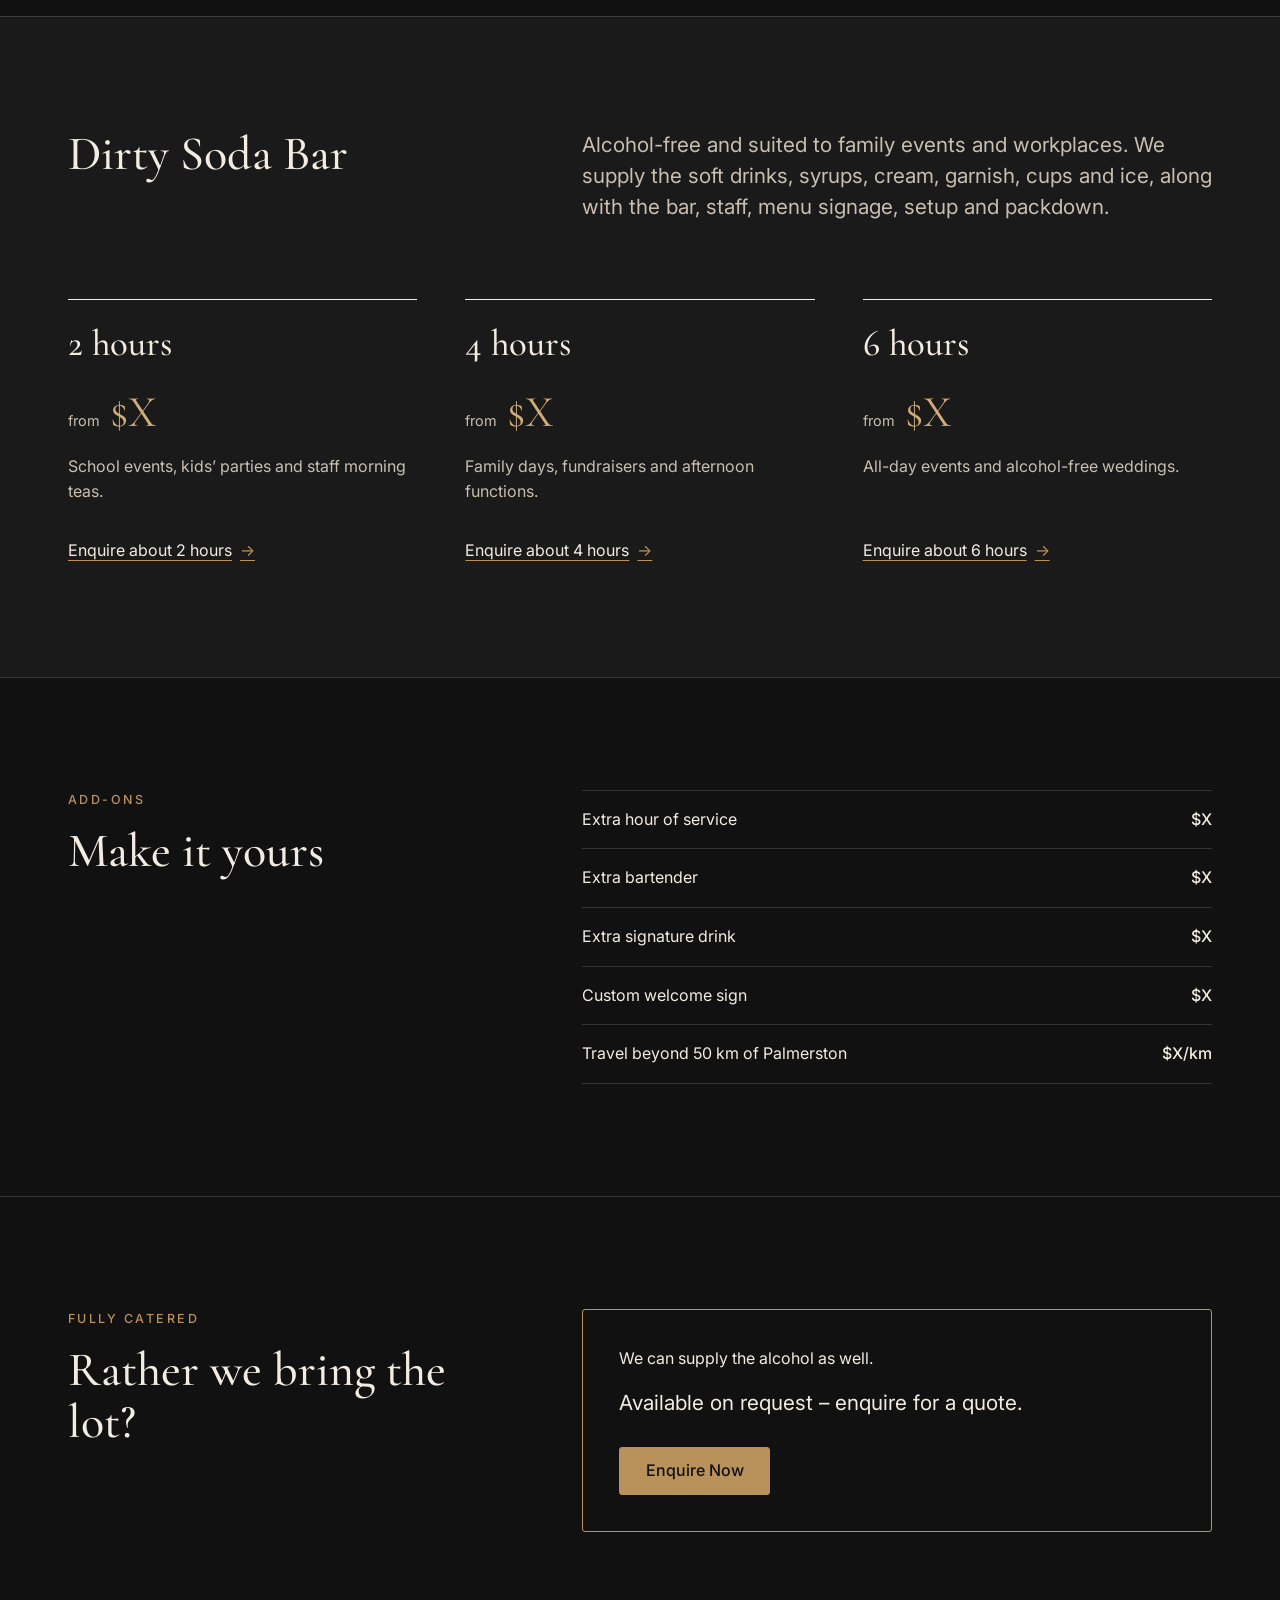
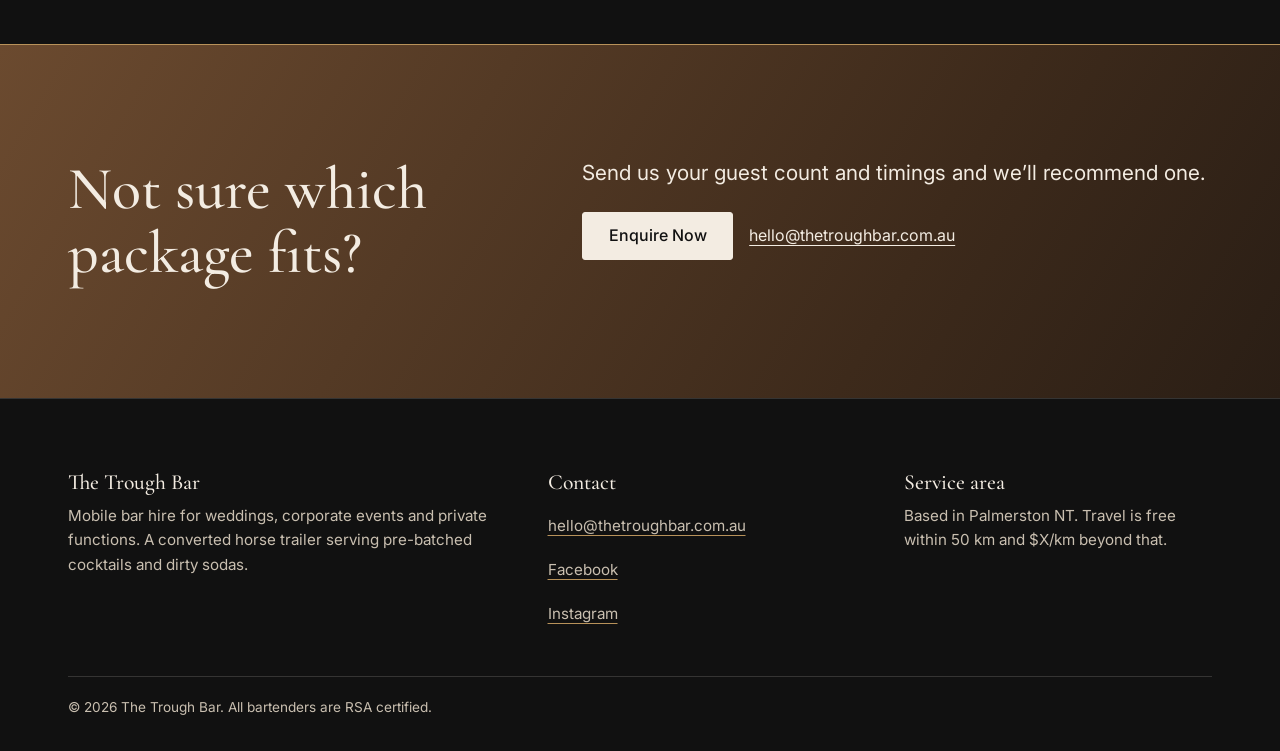
<file: packages.html>
<!DOCTYPE html>
<html lang="en-AU">
<head>
  <meta charset="utf-8">
  <meta name="viewport" content="width=device-width, initial-scale=1">
  <title>Packages &amp; Pricing | The Trough Bar Mobile Bar Hire NT</title>
  <meta name="description" content="Cocktail Bar and Dirty Soda Bar packages from The Trough Bar. Dry hire mobile bar for weddings, corporate events and private functions around Palmerston and Darwin NT.">
  <meta name="theme-color" content="#111111">
  <meta property="og:type" content="website">
  <meta property="og:site_name" content="The Trough Bar">
  <meta property="og:title" content="Packages &amp; Pricing | The Trough Bar Mobile Bar Hire NT">
  <meta property="og:description" content="Cocktail Bar and Dirty Soda Bar packages from The Trough Bar. Dry hire mobile bar for weddings, corporate events and private functions around Palmerston and Darwin NT.">
  <link rel="preconnect" href="https://fonts.googleapis.com">
  <link rel="preconnect" href="https://fonts.gstatic.com" crossorigin>
  <link href="https://fonts.googleapis.com/css2?family=Cormorant+Garamond:ital,wght@0,500;0,600;1,500&family=Inter:wght@400;500&display=swap" rel="stylesheet">
  <link rel="stylesheet" href="styles.css">
  <script src="main.js"></script>
</head>
<body>
  <a class="skip-link" href="#main">Skip to content</a>

  <header class="site-header">
    <div class="container header-inner">
      <!-- LOGO: replace this text wordmark with the logo image when it is ready -->
      <a class="wordmark" href="index.html">THE TROUGH BAR</a>
      <button class="nav-toggle" type="button" aria-label="Menu" aria-expanded="false" aria-controls="site-nav">
        <span class="nav-toggle__bars" aria-hidden="true"></span>
      </button>
      <nav class="site-nav" id="site-nav" aria-label="Main">
        <ul>
          <li><a href="index.html">Home</a></li>
          <li><a href="the-bar.html">The Bar</a></li>
          <li><a href="packages.html" aria-current="page">Packages</a></li>
          <li><a href="menus.html">Menus</a></li>
          <li><a href="gallery.html">Gallery</a></li>
          <li><a href="faq.html">FAQ</a></li>
          <li><a href="enquire.html" class="nav-cta">Enquire</a></li>
        </ul>
      </nav>
    </div>
  </header>

  <main id="main">
    <section class="page-hero">
      <div class="container">
        <h1>Packages</h1>
        <p class="lead">All packages are dry hire: you supply the alcohol and we bring the bar, the bartenders and everything needed to serve it. Setup and packdown are always included.</p>
      </div>
    </section>

    <section class="section" id="cocktail-bar">
      <div class="container">
        <div class="cols" style="margin-bottom:clamp(2rem,5vw,3.5rem)">
          <h2>Cocktail Bar</h2>
          <p class="lead">Pre-batched cocktails for fast, consistent service. The minimum booking is 4 hours of service. Setup and packdown take about 45 minutes each, on top of your service time, and are included free.</p>
        </div>
        <div class="grid grid--3">
          <article class="tier">
            <h3>Intimate</h3>
            <p class="muted">Up to 50 guests, 4 hours</p>
            <p class="price"><small>from</small> $X</p>
            <p>For engagement parties, birthdays and smaller weddings.</p>
            <ul class="plain-list">
              <li>The trailer bar</li>
              <li>RSA-certified bartenders</li>
              <li>Glassware</li>
              <li>Ice</li>
              <li>Mixers and garnish</li>
              <li>Menu signage</li>
              <li>1 signature cocktail (2 for weddings)</li>
              <li>Setup and packdown</li>
            </ul>
            <a class="more" href="enquire.html">Enquire about Intimate</a>
          </article>
          <article class="tier tier--feature">
            <h3>Signature</h3>
            <p class="muted">Up to 120 guests, 5 hours</p>
            <p class="price"><small>from</small> $X</p>
            <p>Our go-to for weddings and corporate functions.</p>
            <ul class="plain-list">
              <li>The trailer bar</li>
              <li>RSA-certified bartenders</li>
              <li>Glassware</li>
              <li>Ice</li>
              <li>Mixers and garnish</li>
              <li>Menu signage</li>
              <li>1 signature cocktail (2 for weddings)</li>
              <li>Setup and packdown</li>
            </ul>
            <a class="more" href="enquire.html">Enquire about Signature</a>
          </article>
          <article class="tier">
            <h3>Grand</h3>
            <p class="muted">120+ guests, 6 hours</p>
            <p class="price"><small>from</small> $X</p>
            <p>For large guest lists and longer events.</p>
            <ul class="plain-list">
              <li>The trailer bar</li>
              <li>RSA-certified bartenders</li>
              <li>Glassware</li>
              <li>Ice</li>
              <li>Mixers and garnish</li>
              <li>Menu signage</li>
              <li>1 signature cocktail (2 for weddings)</li>
              <li>Setup and packdown</li>
            </ul>
            <a class="more" href="enquire.html">Enquire about Grand</a>
          </article>
        </div>
        <p class="aside"><strong>Weddings:</strong> 2 signature cocktails are included with every wedding booking.</p>
      </div>
    </section>

    <section class="section section--alt" id="dirty-soda-bar">
      <div class="container">
        <div class="cols" style="margin-bottom:clamp(2rem,5vw,3.5rem)">
          <h2>Dirty Soda Bar</h2>
          <p class="lead">Alcohol-free and suited to family events and workplaces. We supply the soft drinks, syrups, cream, garnish, cups and ice, along with the bar, staff, menu signage, setup and packdown.</p>
        </div>
        <div class="grid grid--3">
          <article class="tier">
            <h3>2 hours</h3>
            <p class="price"><small>from</small> $X</p>
            <p class="muted">School events, kids&rsquo; parties and staff morning teas.</p>
            <a class="more" href="enquire.html">Enquire about 2 hours</a>
          </article>
          <article class="tier">
            <h3>4 hours</h3>
            <p class="price"><small>from</small> $X</p>
            <p class="muted">Family days, fundraisers and afternoon functions.</p>
            <a class="more" href="enquire.html">Enquire about 4 hours</a>
          </article>
          <article class="tier">
            <h3>6 hours</h3>
            <p class="price"><small>from</small> $X</p>
            <p class="muted">All-day events and alcohol-free weddings.</p>
            <a class="more" href="enquire.html">Enquire about 6 hours</a>
          </article>
        </div>
      </div>
    </section>

    <section class="section" id="add-ons">
      <div class="container cols">
        <div>
          <span class="eyebrow">Add-ons</span>
          <h2>Make it yours</h2>
        </div>
        <ul class="price-list">
          <li><span>Extra hour of service</span><strong>$X</strong></li>
          <li><span>Extra bartender</span><strong>$X</strong></li>
          <li><span>Extra signature drink</span><strong>$X</strong></li>
          <li><span>Custom welcome sign</span><strong>$X</strong></li>
          <li><span>Travel beyond 50&nbsp;km of Palmerston</span><strong>$X/km</strong></li>
        </ul>
      </div>
    </section>

    <section class="section" id="fully-catered">
      <div class="container cols">
        <div>
          <span class="eyebrow">Fully Catered</span>
          <h2>Rather we bring the lot?</h2>
        </div>
        <div class="panel">
          <p>We can supply the alcohol as well.</p>
          <p class="lead" style="color:var(--cream)">Available on request &ndash; enquire for a quote.</p>
          <div class="actions"><a class="btn" href="enquire.html">Enquire Now</a></div>
        </div>
      </div>
    </section>

    <section class="closing">
      <div class="container cols">
        <h2>Not sure which package fits?</h2>
        <div>
          <p class="lead" style="color:var(--cream)">Send us your guest count and timings and we&rsquo;ll recommend one.</p>
          <div class="actions">
            <a class="btn" href="enquire.html">Enquire Now</a>
            <a href="mailto:hello@thetroughbar.com.au">hello@thetroughbar.com.au</a>
          </div>
        </div>
      </div>
    </section>
  </main>

  <footer class="site-footer">
    <div class="container">
      <div class="footer-grid">
        <div>
          <h2>The Trough Bar</h2>
          <p>Mobile bar hire for weddings, corporate events and private functions. A converted horse trailer serving pre-batched cocktails and dirty sodas.</p>
        </div>
        <div>
          <h2>Contact</h2>
          <ul>
            <li><a href="mailto:hello@thetroughbar.com.au">hello@thetroughbar.com.au</a></li>
            <li><a href="https://facebook.com/PLACEHOLDER" rel="noopener">Facebook</a></li>
            <li><a href="https://instagram.com/PLACEHOLDER" rel="noopener">Instagram</a></li>
          </ul>
        </div>
        <div>
          <h2>Service area</h2>
          <p>Based in Palmerston NT. Travel is free within 50&nbsp;km and $X/km beyond that.</p>
        </div>
      </div>
      <div class="footer-bottom">
        <p>&copy; <span id="year">2026</span> The Trough Bar. All bartenders are RSA certified.</p>
      </div>
    </div>
  </footer>
</body>
</html>
</file>
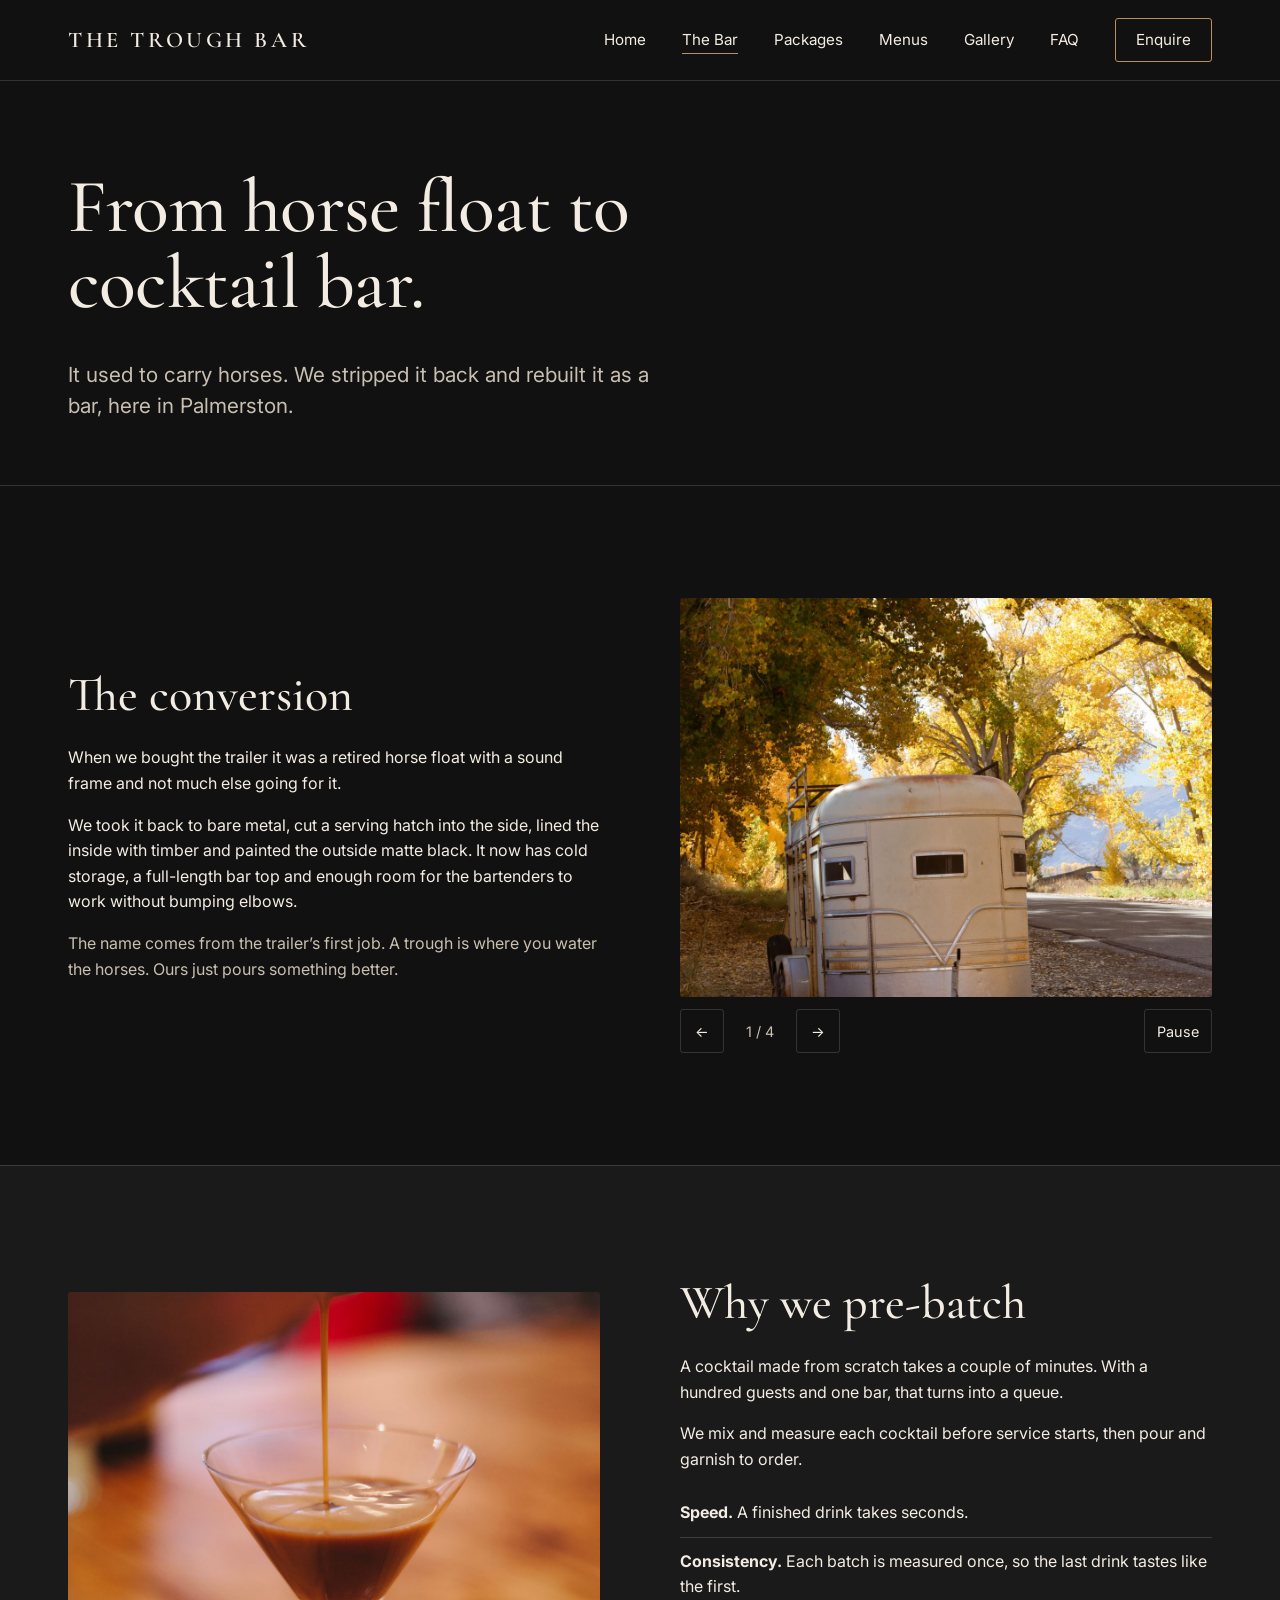
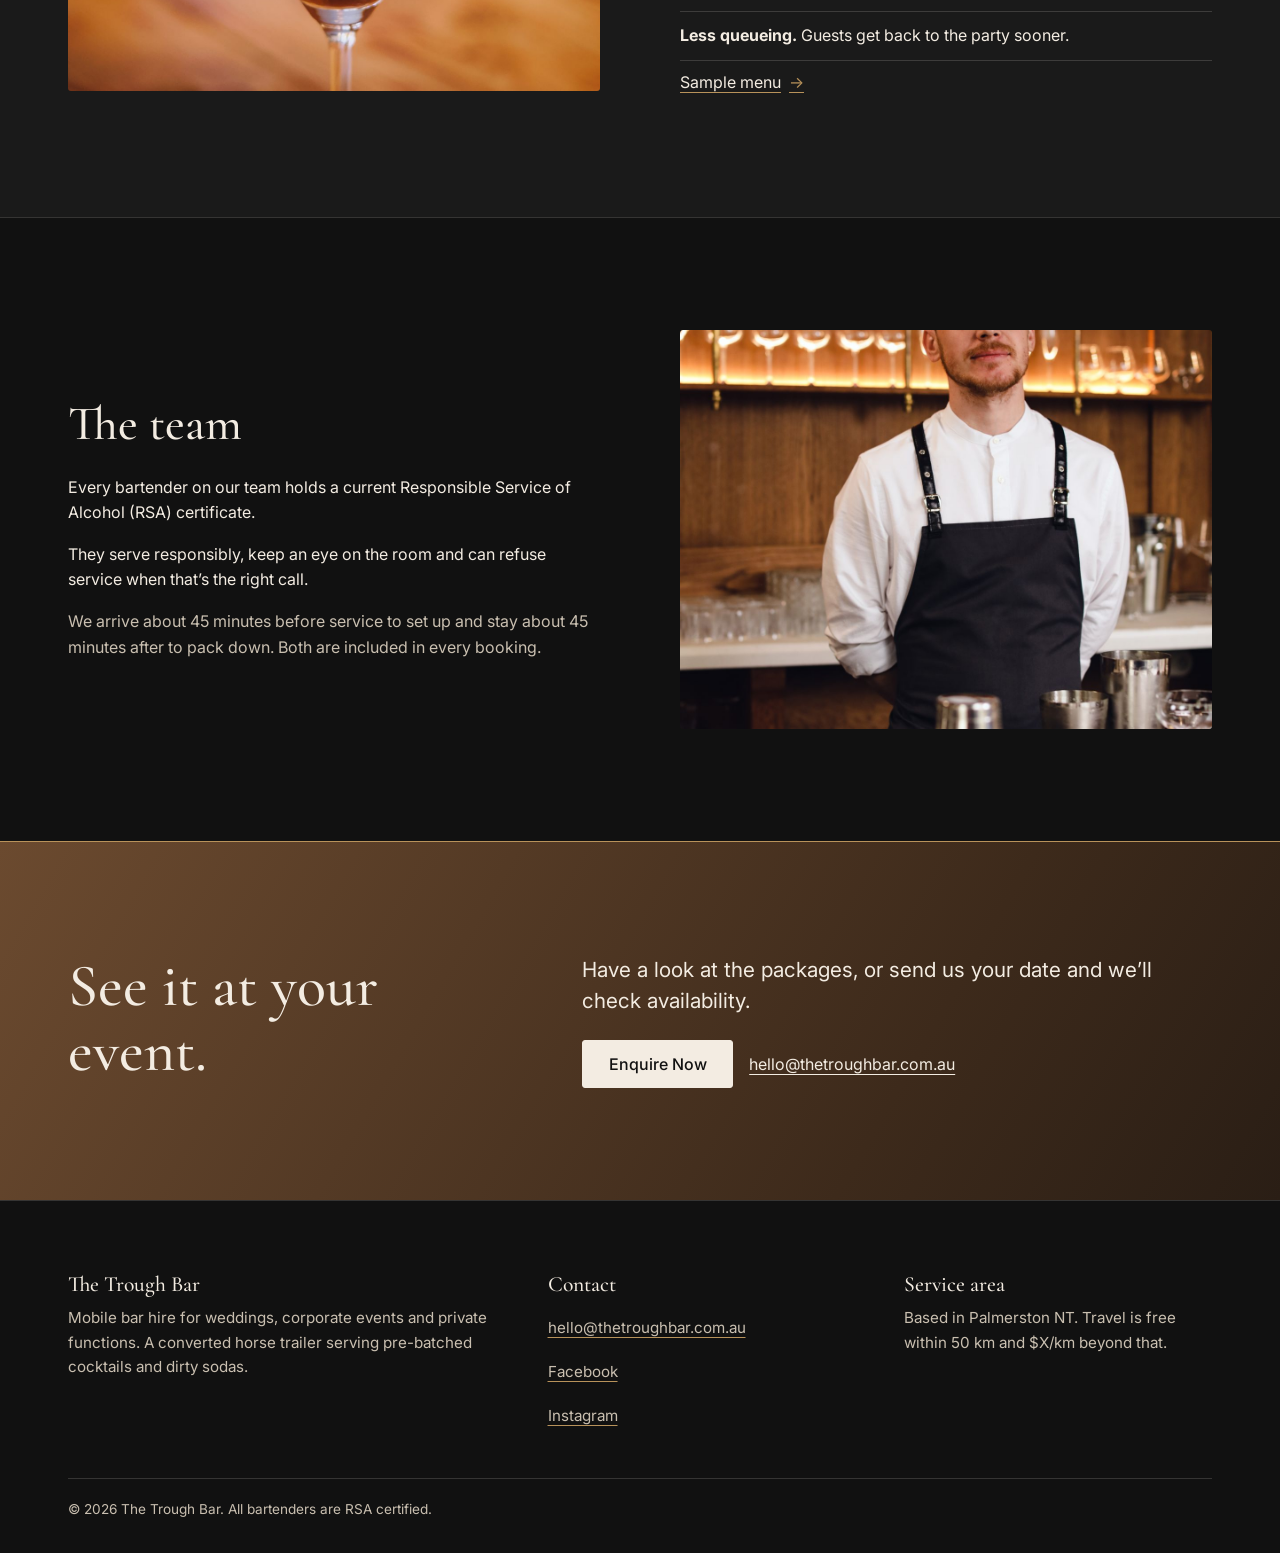
<file: the-bar.html>
<!DOCTYPE html>
<html lang="en-AU">
<head>
  <meta charset="utf-8">
  <meta name="viewport" content="width=device-width, initial-scale=1">
  <title>The Bar | The Trough Bar Mobile Horse Trailer Bar, Palmerston NT</title>
  <meta name="description" content="The story behind The Trough Bar: a horse trailer converted into a matte black mobile bar, why we pre-batch our cocktails, and the RSA-certified team behind it.">
  <meta name="theme-color" content="#111111">
  <meta property="og:type" content="website">
  <meta property="og:site_name" content="The Trough Bar">
  <meta property="og:title" content="The Bar | The Trough Bar Mobile Horse Trailer Bar, Palmerston NT">
  <meta property="og:description" content="The story behind The Trough Bar: a horse trailer converted into a matte black mobile bar, why we pre-batch our cocktails, and the RSA-certified team behind it.">
  <link rel="preconnect" href="https://fonts.googleapis.com">
  <link rel="preconnect" href="https://fonts.gstatic.com" crossorigin>
  <link href="https://fonts.googleapis.com/css2?family=Cormorant+Garamond:ital,wght@0,500;0,600;1,500&family=Inter:wght@400;500&display=swap" rel="stylesheet">
  <link rel="stylesheet" href="styles.css">
  <script src="main.js"></script>
</head>
<body>
  <a class="skip-link" href="#main">Skip to content</a>

  <header class="site-header">
    <div class="container header-inner">
      <!-- LOGO: replace this text wordmark with the logo image when it is ready -->
      <a class="wordmark" href="index.html">THE TROUGH BAR</a>
      <button class="nav-toggle" type="button" aria-label="Menu" aria-expanded="false" aria-controls="site-nav">
        <span class="nav-toggle__bars" aria-hidden="true"></span>
      </button>
      <nav class="site-nav" id="site-nav" aria-label="Main">
        <ul>
          <li><a href="index.html">Home</a></li>
          <li><a href="the-bar.html" aria-current="page">The Bar</a></li>
          <li><a href="packages.html">Packages</a></li>
          <li><a href="menus.html">Menus</a></li>
          <li><a href="gallery.html">Gallery</a></li>
          <li><a href="faq.html">FAQ</a></li>
          <li><a href="enquire.html" class="nav-cta">Enquire</a></li>
        </ul>
      </nav>
    </div>
  </header>

  <main id="main">
    <section class="page-hero">
      <div class="container">
        <h1>From horse float to cocktail bar.</h1>
        <p class="lead">It used to carry horses. We stripped it back and rebuilt it as a bar, here in Palmerston.</p>
      </div>
    </section>

    <section class="section">
      <div class="container cols cols--even">
        <div>
          <h2>The conversion</h2>
          <!-- Placeholder story copy: edit to match the real build before launch -->
          <p>When we bought the trailer it was a retired horse float with a sound frame and not much else going for it.</p>
          <p>We took it back to bare metal, cut a serving hatch into the side, lined the inside with timber and painted the outside matte black. It now has cold storage, a full-length bar top and enough room for the bartenders to work without bumping elbows.</p>
          <p class="muted">The name comes from the trailer&rsquo;s first job. A trough is where you water the horses. Ours just pours something better.</p>
        </div>
        <!-- Photo slider: add or remove .slider__slide blocks as needed; main.js handles the rest -->
        <div class="slider" data-slider role="region" aria-roledescription="carousel" aria-label="Photos of the trailer conversion">
          <div class="slider__track" tabindex="0">
            <div class="slider__slide" role="group" aria-label="Photo 1 of 4"><!-- Sample stock photo: replace images/conversion-1-before.jpg with a real one -->
        <img class="photo" src="images/conversion-1-before.jpg" alt="Old white horse trailer parked on a roadside under autumn trees" width="1200" height="900" loading="lazy"></div>
            <div class="slider__slide" role="group" aria-label="Photo 2 of 4"><!-- Sample stock photo: replace images/conversion-2-metalwork.jpg with a real one -->
        <img class="photo" src="images/conversion-2-metalwork.jpg" alt="Angle grinder throwing sparks while cutting steel in a workshop" width="1200" height="900" loading="lazy"></div>
            <div class="slider__slide" role="group" aria-label="Photo 3 of 4"><!-- Sample stock photo: replace images/conversion-3-timber.jpg with a real one -->
        <img class="photo" src="images/conversion-3-timber.jpg" alt="Timber boards stacked in a workshop" width="1200" height="900" loading="lazy"></div>
            <div class="slider__slide" role="group" aria-label="Photo 4 of 4"><!-- Sample stock photo: replace images/conversion-4-finished.jpg with a real one -->
        <img class="photo" src="images/conversion-4-finished.jpg" alt="Black trailer with a serving hatch set up at an outdoor venue" width="1200" height="900" loading="lazy"></div>
          </div>
          <div class="slider__controls">
            <button class="slider__btn" type="button" data-prev aria-label="Previous photo">&larr;</button>
            <span class="slider__count" data-count>1 / 4</span>
            <button class="slider__btn" type="button" data-next aria-label="Next photo">&rarr;</button>
            <button class="slider__btn slider__pause" type="button" data-pause>Pause</button>
          </div>
        </div>
      </div>
    </section>

    <section class="section section--alt">
      <div class="container cols cols--even cols--flip">
        <div>
          <h2>Why we pre-batch</h2>
          <p>A cocktail made from scratch takes a couple of minutes. With a hundred guests and one bar, that turns into a queue.</p>
          <p>We mix and measure each cocktail before service starts, then pour and garnish to order.</p>
          <ul class="plain-list">
            <li><strong>Speed.</strong> A finished drink takes seconds.</li>
            <li><strong>Consistency.</strong> Each batch is measured once, so the last drink tastes like the first.</li>
            <li><strong>Less queueing.</strong> Guests get back to the party sooner.</li>
          </ul>
          <a class="more" href="menus.html">Sample menu</a>
        </div>
        <!-- Sample stock photo: replace images/espresso-martini-pour.jpg with a real one -->
        <img class="photo" src="images/espresso-martini-pour.jpg" alt="Espresso martini being poured into a martini glass on a timber bar" width="1200" height="900" loading="lazy">
      </div>
    </section>

    <section class="section">
      <div class="container cols cols--even">
        <div>
          <h2>The team</h2>
          <p>Every bartender on our team holds a current Responsible Service of Alcohol (RSA) certificate.</p>
          <p>They serve responsibly, keep an eye on the room and can refuse service when that&rsquo;s the right call.</p>
          <p class="muted">We arrive about 45 minutes before service to set up and stay about 45 minutes after to pack down. Both are included in every booking.</p>
        </div>
        <!-- Sample stock photo: replace images/team-bartender.jpg with a real one -->
        <img class="photo" src="images/team-bartender.jpg" alt="Bartender in a white shirt and black apron standing behind a bar" width="1200" height="900" loading="lazy">
      </div>
    </section>

    <section class="closing">
      <div class="container cols">
        <h2>See it at your event.</h2>
        <div>
          <p class="lead" style="color:var(--cream)">Have a look at the packages, or send us your date and we&rsquo;ll check availability.</p>
          <div class="actions">
            <a class="btn" href="enquire.html">Enquire Now</a>
            <a href="mailto:hello@thetroughbar.com.au">hello@thetroughbar.com.au</a>
          </div>
        </div>
      </div>
    </section>
  </main>

  <footer class="site-footer">
    <div class="container">
      <div class="footer-grid">
        <div>
          <h2>The Trough Bar</h2>
          <p>Mobile bar hire for weddings, corporate events and private functions. A converted horse trailer serving pre-batched cocktails and dirty sodas.</p>
        </div>
        <div>
          <h2>Contact</h2>
          <ul>
            <li><a href="mailto:hello@thetroughbar.com.au">hello@thetroughbar.com.au</a></li>
            <li><a href="https://facebook.com/PLACEHOLDER" rel="noopener">Facebook</a></li>
            <li><a href="https://instagram.com/PLACEHOLDER" rel="noopener">Instagram</a></li>
          </ul>
        </div>
        <div>
          <h2>Service area</h2>
          <p>Based in Palmerston NT. Travel is free within 50&nbsp;km and $X/km beyond that.</p>
        </div>
      </div>
      <div class="footer-bottom">
        <p>&copy; <span id="year">2026</span> The Trough Bar. All bartenders are RSA certified.</p>
      </div>
    </div>
  </footer>
</body>
</html>
</file>
<file: styles.css>
/* The Trough Bar – shared stylesheet. Mobile-first: base = phones, then 768px and 1100px. */
:root {
  --black: #111;
  --char: #1a1a1a;
  --timber: #6b4a2f;
  --timber-lt: #a8784f;
  --cream: #f3ece2;
  --muted: #c9bfb0;
  --brass: #b8925a;
  --brass-lt: #d1ad78;
  --rule: rgba(243, 236, 226, .16);
  --field: rgba(243, 236, 226, .45);
  --serif: "Cormorant Garamond", Georgia, "Times New Roman", serif;
  --sans: "Inter", system-ui, -apple-system, "Segoe UI", Roboto, Helvetica, Arial, sans-serif;
  --gutter: clamp(1.25rem, 5vw, 3rem);
  --space: clamp(3.5rem, 9vw, 7rem);
  --max: 1240px;
  --header-h: 64px;
}

/* ---------- Base ---------- */
*, *::before, *::after { box-sizing: border-box; }
html { color-scheme: dark; -webkit-text-size-adjust: 100%; text-size-adjust: 100%; scroll-padding-top: calc(var(--header-h) + 1rem); }
body { margin: 0; background: var(--black); color: var(--cream); font: 400 1rem/1.6 var(--sans); overflow-wrap: break-word; -webkit-font-smoothing: antialiased; }
h1, h2, h3 { margin: 0 0 .5em; font-family: var(--serif); font-weight: 500; line-height: 1.08; }
h1 { font-size: clamp(2.6rem, 9.5vw, 5.75rem); line-height: 1; letter-spacing: -.01em; }
h2 { font-size: clamp(2rem, 5.5vw, 3rem); }
h3 { font-size: clamp(1.5rem, 3.6vw, 1.85rem); }
p { margin: 0 0 1em; }
p, li { max-width: 40rem; }
a { color: var(--cream); text-decoration-color: var(--brass); text-decoration-thickness: 1px; text-underline-offset: .25em; }
a:hover { color: var(--brass); }
ul, ol { margin: 0 0 1em; padding-left: 1.2em; }
:focus-visible { outline: 2px solid var(--brass); outline-offset: 3px; }
.skip-link { position: absolute; top: -100px; left: 0; z-index: 100; padding: .75rem 1rem; background: var(--cream); color: var(--black); }
.skip-link:focus { top: 0; }

/* ---------- Layout ---------- */
.container { width: 100%; max-width: var(--max); margin: 0 auto; padding: 0 var(--gutter); }
.narrow { max-width: 48rem; }
.section { padding: var(--space) 0; border-top: 1px solid var(--rule); }
.section--alt { background: var(--char); }
.section-head { margin-bottom: clamp(1.75rem, 4vw, 3rem); }
.section-head h2 { max-width: 20ch; margin-bottom: 0; }
.eyebrow { display: block; margin-bottom: 1rem; color: var(--brass); font-size: .78rem; font-weight: 500; letter-spacing: .2em; text-transform: uppercase; }
.lead { color: var(--muted); font-size: clamp(1.1rem, 2.4vw, 1.3rem); line-height: 1.5; }
.muted { color: var(--muted); }
.small { font-size: .9rem; }
.grid { display: grid; gap: clamp(2.5rem, 5vw, 3.5rem) clamp(1.5rem, 4vw, 3rem); grid-template-columns: minmax(0, 1fr); }
.grid--tight { gap: clamp(.75rem, 2vw, 1.25rem); }
.cols { display: grid; gap: 1.5rem; grid-template-columns: minmax(0, 1fr); }
.cols > * > :last-child { margin-bottom: 0; }
.aside { margin-top: 2rem; padding-left: 1.25rem; border-left: 1px solid var(--brass); }

/* ---------- Buttons and links ---------- */
.btn {
  display: inline-flex; align-items: center; justify-content: center; min-height: 48px; padding: .6rem 1.6rem;
  background: var(--brass); color: var(--black); border: 1px solid var(--brass); border-radius: 3px;
  font: 500 1rem/1.2 var(--sans); text-decoration: none; cursor: pointer;
}
.btn:hover { background: var(--cream); border-color: var(--cream); color: var(--black); }
.btn--line { background: transparent; border-color: var(--cream); color: var(--cream); }
.actions { display: flex; flex-wrap: wrap; align-items: center; gap: .75rem 1rem; margin-top: 1.75rem; }
.more { display: inline-flex; align-items: center; min-height: 44px; }
.more::after { content: "\2192"; margin-left: .5em; color: var(--brass); }

/* ---------- Header and navigation ---------- */
.site-header { position: sticky; top: 0; z-index: 50; background: var(--black); border-bottom: 1px solid var(--rule); }
.header-inner { display: flex; flex-wrap: wrap; align-items: center; justify-content: space-between; min-height: var(--header-h); }
.wordmark { display: inline-flex; align-items: center; min-height: 44px; font-family: var(--serif); font-size: clamp(1.15rem, 5vw, 1.4rem); font-weight: 600; letter-spacing: .16em; text-decoration: none; white-space: nowrap; }
.nav-toggle { display: none; align-items: center; justify-content: center; width: 48px; height: 48px; margin-right: -.75rem; padding: 0; background: none; border: 0; color: var(--cream); cursor: pointer; }
.js .nav-toggle { display: inline-flex; }
.nav-toggle__bars, .nav-toggle__bars::before, .nav-toggle__bars::after { display: block; width: 22px; height: 1px; background: currentColor; }
.nav-toggle__bars { position: relative; }
.nav-toggle__bars::before, .nav-toggle__bars::after { content: ""; position: absolute; left: 0; }
.nav-toggle__bars::before { top: -7px; }
.nav-toggle__bars::after { top: 7px; }
.nav-toggle[aria-expanded="true"] .nav-toggle__bars { background: transparent; }
.nav-toggle[aria-expanded="true"] .nav-toggle__bars::before { transform: translateY(7px) rotate(45deg); }
.nav-toggle[aria-expanded="true"] .nav-toggle__bars::after { transform: translateY(-7px) rotate(-45deg); }
.site-nav { flex-basis: 100%; max-height: calc(100vh - var(--header-h)); overflow-y: auto; }
.js .site-nav { display: none; }
.js .site-nav.is-open { display: block; }
.site-nav ul { list-style: none; margin: 0; padding: 0 0 1.25rem; }
.site-nav li { max-width: none; border-top: 1px solid var(--rule); }
.site-nav a { display: flex; align-items: center; min-height: 52px; font-family: var(--serif); font-size: 1.5rem; text-decoration: none; }
.site-nav a[aria-current="page"] { color: var(--brass); }

/* ---------- Image placeholders ---------- */
.ph {
  display: flex; align-items: center; justify-content: center; width: 100%; aspect-ratio: 4 / 3; padding: 1rem;
  background: linear-gradient(160deg, #15110e 0%, var(--timber) 130%); border: 1px solid var(--brass); border-radius: 3px;
  color: var(--cream); font-size: .85rem; text-align: center;
}
.ph span { max-width: 30ch; }
.photo { display: block; width: 100%; height: auto; aspect-ratio: 4 / 3; object-fit: cover; background: var(--char); border-radius: 3px; }
.ph--wide, .ph--hero, .photo--wide, .photo--hero { aspect-ratio: 3 / 2; }
.ph--tall, .photo--tall { aspect-ratio: 4 / 5; }
figure { margin: 0; }

/* ---------- Hero ---------- */
.hero { padding: clamp(2.5rem, 7vw, 5.5rem) 0 var(--space); background: radial-gradient(ellipse at 85% 0%, rgba(107, 74, 47, .4), transparent 60%); }
.hero h1 { max-width: 15ch; }
.hero .lead { max-width: 34rem; }
.hero .ph, .hero .photo { margin-top: clamp(2.5rem, 6vw, 4.5rem); }
.page-hero { padding: clamp(2.5rem, 7vw, 5.5rem) 0 clamp(2.5rem, 6vw, 4rem); }
.page-hero h1 { max-width: 18ch; font-size: clamp(2.5rem, 8vw, 4.75rem); }
.page-hero .lead { max-width: 38rem; margin-bottom: 0; }

/* ---------- Content blocks ---------- */
.card { padding: clamp(1.25rem, 3.5vw, 2rem); background: var(--black); border: 1px solid var(--brass); border-radius: 3px; }
.block .ph, .block .photo { margin-bottom: 1.5rem; }
.block > :last-child { margin-bottom: 0; }
.block p { color: var(--muted); }
.block .more { margin-top: .25rem; }
.tier { display: flex; flex-direction: column; padding-top: 1.5rem; border-top: 1px solid var(--cream); }
.tier h3 { margin-bottom: .15em; font-size: clamp(1.9rem, 4.5vw, 2.3rem); }
.tier .more { margin-top: auto; padding-top: 1rem; }
.tier--feature { border-top: 3px solid var(--brass); }
.price { margin: 1.25rem 0; font-family: var(--serif); font-size: 2.75rem; line-height: 1; color: var(--brass-lt); }
.price small { color: var(--muted); font-family: var(--sans); font-size: .9rem; }
.panel { padding: clamp(1.5rem, 4vw, 2.25rem); border: 1px solid var(--brass); border-radius: 3px; }
.panel > :last-child { margin-bottom: 0; }

/* ---------- Lists ---------- */
.plain-list, .steps, .price-list, .menu-list { list-style: none; margin: 0; padding: 0; }
.plain-list li, .price-list li, .menu-list li, .steps li { max-width: none; border-bottom: 1px solid var(--rule); }
.plain-list li { padding: .7rem 0; }
.tier .plain-list { margin-bottom: 1rem; color: var(--muted); font-size: .95rem; }
.steps { counter-reset: step; }
.steps li { counter-increment: step; display: grid; grid-template-columns: 2.75rem minmax(0, 1fr); padding: 1.5rem 0; }
.steps li:first-child { padding-top: 0; }
.steps li::before { content: counter(step); color: var(--brass); font-family: var(--serif); font-size: 1.85rem; line-height: 1.08; }
.steps h3 { margin-bottom: .3em; }
.steps p { margin: 0; color: var(--muted); }
.price-list li { display: flex; justify-content: space-between; gap: 1.5rem; padding: 1rem 0; }
.price-list li:first-child, .menu-list li:first-child { border-top: 1px solid var(--rule); }
.price-list strong { font-weight: 500; white-space: nowrap; }
.menu-list li { padding: 1.25rem 0; }
.menu-list h3 { margin-bottom: .2em; }
.menu-list p { margin: 0; color: var(--muted); }

/* ---------- FAQ accordion ---------- */
.faq details { border-bottom: 1px solid var(--rule); }
.faq details:first-of-type { border-top: 1px solid var(--rule); }
.faq summary { display: flex; align-items: center; justify-content: space-between; gap: 1.5rem; min-height: 64px; padding: 1rem 0; cursor: pointer; list-style: none; font-family: var(--serif); font-size: clamp(1.35rem, 3.6vw, 1.7rem); line-height: 1.2; }
.faq summary::-webkit-details-marker { display: none; }
.faq summary::after { content: "+"; flex: none; color: var(--brass); font: 300 1.75rem/1 var(--sans); }
.faq details[open] summary::after { content: "\2212"; }
.faq .answer { padding: 0 0 1.5rem; color: var(--muted); }
.faq .answer > :last-child { margin-bottom: 0; }

/* ---------- Forms ---------- */
.form { display: grid; gap: 1.5rem; grid-template-columns: minmax(0, 1fr); }
.field { min-width: 0; margin: 0; padding: 0; border: 0; }
.field label, .field legend { display: block; margin-bottom: .45rem; padding: 0; font-size: .95rem; }
input, select, textarea {
  display: block; width: 100%; min-width: 0; min-height: 50px; padding: .7rem .85rem;
  background: transparent; color: var(--cream); border: 1px solid var(--field); border-radius: 3px;
  font: inherit; font-size: 1rem; /* 16px minimum prevents iOS zoom */
}
select { background: var(--black); }
input[type="date"], input[type="time"] { -webkit-appearance: none; appearance: none; }
textarea { min-height: 9rem; resize: vertical; }
input:focus-visible, select:focus-visible, textarea:focus-visible { outline-offset: 0; border-color: var(--brass); }
.hint { margin: .45rem 0 0; color: var(--muted); font-size: .9rem; }
.radio-row { display: flex; flex-wrap: wrap; gap: .5rem 2rem; }
.radio-row label { display: inline-flex; align-items: center; gap: .6rem; min-height: 44px; margin: 0; cursor: pointer; }
.radio-row input { width: 1.25rem; height: 1.25rem; min-height: 0; padding: 0; accent-color: var(--brass); }
.contact-links { list-style: none; margin: 0; padding: 0; }
.contact-links a, .site-footer li a { display: inline-flex; align-items: center; min-height: 44px; }
.contact-links a { font-family: var(--serif); font-size: clamp(1.4rem, 4.5vw, 1.9rem); }

/* ---------- Closing band ---------- */
.closing { padding: var(--space) 0; background: linear-gradient(120deg, var(--timber) 0%, #3d2a1b 70%, #2a1e15 100%); border-top: 1px solid var(--brass); }
.closing .btn { background: var(--cream); border-color: var(--cream); }
.closing .btn:hover { background: var(--black); border-color: var(--black); color: var(--cream); }
.closing h2 { margin-bottom: 0; font-size: clamp(2.2rem, 6.5vw, 3.75rem); }
.closing .actions { margin-top: 1.5rem; }
.closing a:not(.btn):hover { color: var(--black); }
.closing a:not(.btn) { text-decoration-color: var(--cream); }

/* ---------- Footer ---------- */
.site-footer { padding: clamp(3rem, 7vw, 4.5rem) 0 2rem; background: var(--black); border-top: 1px solid var(--rule); color: var(--muted); font-size: .95rem; }
.footer-grid { display: grid; gap: 2rem; grid-template-columns: minmax(0, 1fr); }
.site-footer h2 { margin-bottom: .6rem; color: var(--cream); font-size: 1.35rem; }
.site-footer ul { list-style: none; margin: 0; padding: 0; }
.site-footer a { color: var(--muted); }
.site-footer a:hover { color: var(--cream); }
.footer-bottom { margin-top: 2.5rem; padding-top: 1.25rem; border-top: 1px solid var(--rule); font-size: .85rem; }
.footer-bottom p { margin: 0; }

/* ---------- Photo slider (swipe, click or auto) ---------- */
.slider { min-width: 0; }
.slider__track { display: flex; overflow-x: auto; scroll-snap-type: x mandatory; scroll-behavior: smooth; scrollbar-width: none; -webkit-overflow-scrolling: touch; }
.slider__track::-webkit-scrollbar { display: none; }
.slider__slide { flex: 0 0 100%; scroll-snap-align: start; }
.slider__controls { display: none; align-items: center; gap: .5rem; margin-top: .75rem; }
.js .slider__controls { display: flex; }
.slider__btn { display: inline-flex; align-items: center; justify-content: center; min-width: 44px; min-height: 44px; padding: 0 .75rem; background: none; border: 1px solid var(--rule); border-radius: 3px; color: var(--cream); font: inherit; font-size: .9rem; cursor: pointer; }
.slider__btn:hover { border-color: var(--brass); color: var(--brass-lt); }
.slider__count { min-width: 3.5rem; color: var(--muted); font-size: .9rem; text-align: center; }
.slider__pause { margin-left: auto; }

/* ---------- Tablet: 768px and up ---------- */
@media (min-width: 768px) {
  .grid--2, .grid--3 { grid-template-columns: repeat(2, minmax(0, 1fr)); }
  .plain-list--2 { columns: 2; column-gap: 3rem; }
  .plain-list--2 li { break-inside: avoid; }
  .form { grid-template-columns: repeat(2, minmax(0, 1fr)); }
  .field--full { grid-column: 1 / -1; }
  .ph--wide, .photo--wide { aspect-ratio: 16 / 9; }
  .ph--hero, .photo--hero { aspect-ratio: 2 / 1; }
  .footer-grid { grid-template-columns: 1.4fr 1fr 1fr; gap: 3rem; }
}

/* ---------- Desktop: 1100px and up ---------- */
@media (min-width: 1100px) {
  :root { --header-h: 80px; }
  .js .nav-toggle { display: none; }
  .site-nav, .js .site-nav { display: block; flex-basis: auto; overflow: visible; }
  .site-nav ul { display: flex; align-items: center; gap: 2.25rem; padding: 0; }
  .site-nav li { border: 0; }
  .site-nav a { min-height: 44px; font-family: var(--sans); font-size: .95rem; }
  .site-nav a:not(.nav-cta)[aria-current="page"] { color: var(--cream); text-decoration: underline; text-decoration-color: var(--brass); text-underline-offset: .5em; }
  .site-nav a.nav-cta { padding: 0 1.25rem; border: 1px solid var(--brass); border-radius: 3px; }
  .site-nav a.nav-cta:hover, .site-nav a.nav-cta[aria-current="page"] { background: var(--brass); color: var(--black); }
  .grid--3 { grid-template-columns: repeat(3, minmax(0, 1fr)); }
  .cols { grid-template-columns: minmax(0, 5fr) minmax(0, 7fr); gap: 4rem; }
  .cols--even { grid-template-columns: repeat(2, minmax(0, 1fr)); gap: 5rem; align-items: center; }
  .cols--flip > :first-child { order: 2; }
  .ph--hero, .photo--hero { aspect-ratio: 21 / 9; }
}

/* ---------- Reduced motion ---------- */
@media (prefers-reduced-motion: reduce) {
  *, *::before, *::after { transition: none !important; animation: none !important; scroll-behavior: auto !important; }
}
</file>
